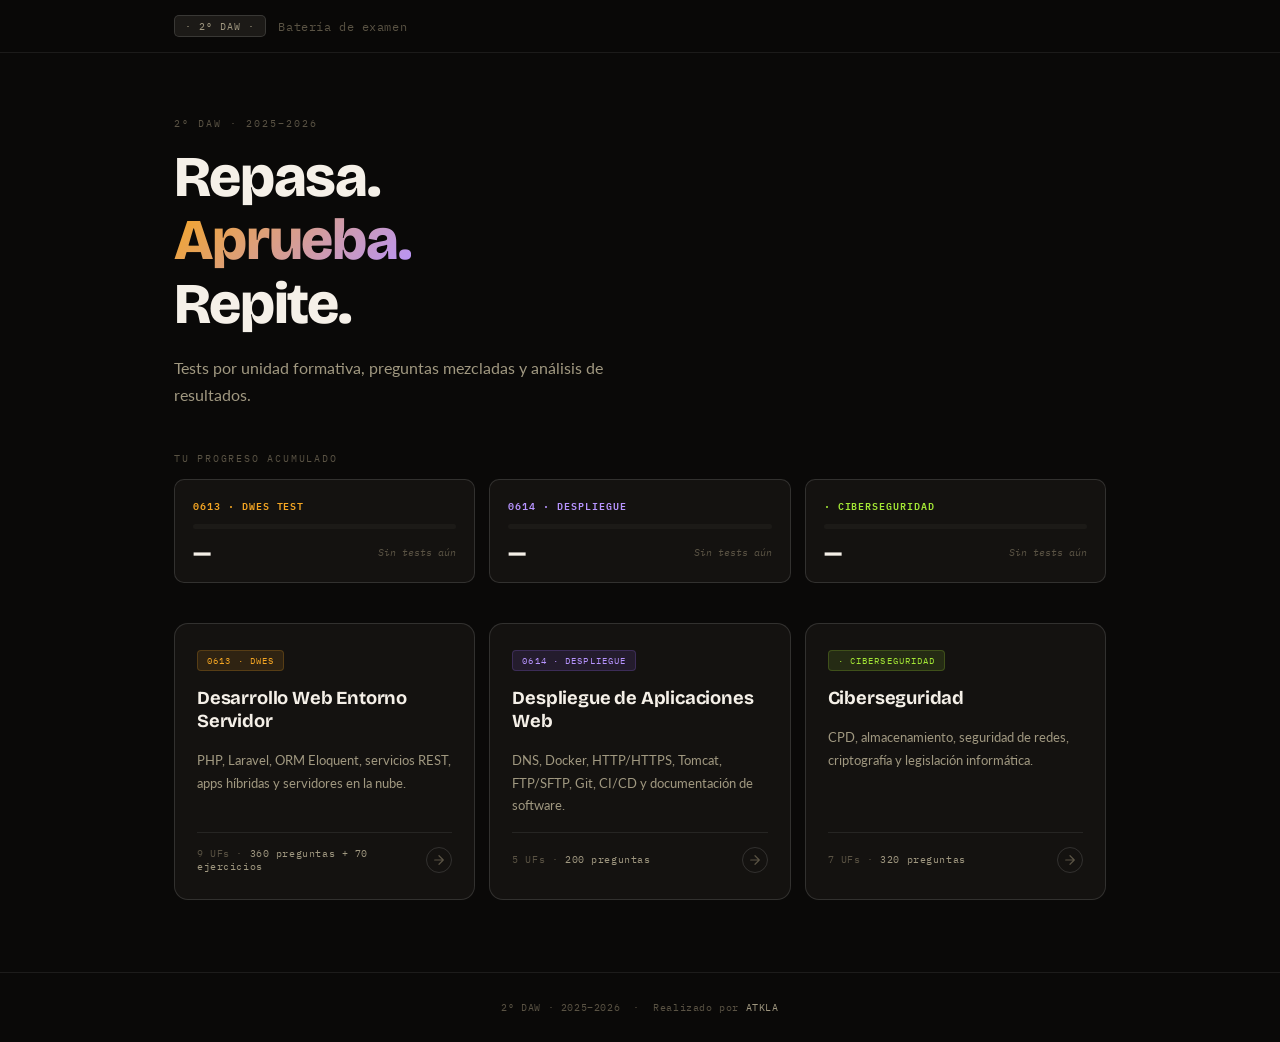
<file: index.html>
<!doctype html>
<html lang="es">

<head>
  <meta charset="UTF-8" />
  <meta name="viewport" content="width=device-width, initial-scale=1.0" />
  <title>Batería de Examen — 2º DAW</title>
  <link rel="preconnect" href="https://fonts.googleapis.com" />
  <link rel="preconnect" href="https://fonts.gstatic.com" crossorigin />
  <link
    href="https://fonts.googleapis.com/css2?family=Bricolage+Grotesque:opsz,wght@12..96,400;12..96,500;12..96,700;12..96,800&family=IBM+Plex+Mono:wght@400;500;600&family=Lato:wght@400;700&display=swap"
    rel="stylesheet" />
  <style>
    :root {
      --bg: #0a0908;
      --surface: #141210;
      --surface-2: #1c1a17;
      --border: rgba(255, 255, 255, 0.08);
      --border-2: rgba(255, 255, 255, 0.13);
      --text: #f5f0e8;
      --text-2: #a09880;
      --text-3: #5a5344;
      --amber: #f5a623;
      --amber-dim: rgba(245, 166, 35, 0.12);
      --violet: #b794ff;
      --violet-dim: rgba(155, 109, 255, 0.12);
      --lime: #a3e635;
      --lime-dim: rgba(163, 230, 53, 0.12);
      --radius: 14px;
      --font-d: "Bricolage Grotesque", sans-serif;
      --font-m: "IBM Plex Mono", monospace;
      --font-s: "Lato", sans-serif;
    }

    *,
    *::before,
    *::after {
      box-sizing: border-box;
      margin: 0;
      padding: 0;
    }

    body {
      background: var(--bg);
      color: var(--text);
      font-family: var(--font-s);
      min-height: 100vh;
      -webkit-font-smoothing: antialiased;
    }

    header {
      position: sticky;
      top: 0;
      z-index: 50;
      background: rgba(10, 9, 8, 0.92);
      backdrop-filter: blur(20px);
      border-bottom: 1px solid var(--border);
    }

    .header-inner {
      max-width: 980px;
      margin: 0 auto;
      padding: 0 24px;
      height: 52px;
      display: flex;
      align-items: center;
      gap: 12px;
    }

    .header-badge {
      font-family: var(--font-m);
      font-size: 0.65rem;
      letter-spacing: 0.1em;
      background: var(--surface-2);
      border: 1px solid var(--border-2);
      color: var(--text-2);
      padding: 3px 10px;
      border-radius: 5px;
    }

    .header-title {
      font-family: var(--font-m);
      font-size: 0.72rem;
      color: var(--text-3);
      letter-spacing: 0.05em;
    }

    .hero {
      max-width: 980px;
      margin: 0 auto;
      padding: 64px 24px 44px;
    }

    .hero-eyebrow {
      font-family: var(--font-m);
      font-size: 0.62rem;
      letter-spacing: 0.2em;
      text-transform: uppercase;
      color: var(--text-3);
      margin-bottom: 16px;
    }

    .hero-title {
      font-family: var(--font-d);
      font-size: clamp(2.4rem, 5.5vw, 3.6rem);
      font-weight: 800;
      line-height: 1.1;
      letter-spacing: -0.02em;
      color: var(--text);
      margin-bottom: 18px;
    }

    .hero-title em {
      font-style: normal;
      background: linear-gradient(135deg, #f5a623 0%, #b794ff 100%);
      -webkit-background-clip: text;
      -webkit-text-fill-color: transparent;
      background-clip: text;
    }

    .hero-desc {
      font-size: 1rem;
      line-height: 1.7;
      color: var(--text-2);
      max-width: 500px;
    }

    /* PROGRESS */
    .progress-section {
      max-width: 980px;
      margin: 0 auto;
      padding: 0 24px 40px;
    }

    .progress-section-title {
      font-family: var(--font-m);
      font-size: 0.62rem;
      letter-spacing: 0.18em;
      text-transform: uppercase;
      color: var(--text-3);
      margin-bottom: 14px;
    }

    .progress-cards {
      display: grid;
      grid-template-columns: repeat(3, 1fr);
      gap: 14px;
    }

    .progress-card {
      background: var(--surface);
      border: 1px solid var(--border-2);
      border-radius: 10px;
      padding: 16px 18px;
    }

    .progress-card-label {
      font-family: var(--font-m);
      font-size: 0.6rem;
      letter-spacing: 0.1em;
      text-transform: uppercase;
      margin-bottom: 10px;
      font-weight: 600;
    }

    .progress-card-label.amber {
      color: var(--amber);
    }

    .progress-card-label.violet {
      color: var(--violet);
    }

    .progress-card-label.lime {
      color: var(--lime);
    }

    .progress-bar-wrap {
      height: 5px;
      background: var(--surface-2);
      border-radius: 3px;
      overflow: hidden;
      margin-bottom: 10px;
    }

    .progress-bar-fill {
      height: 100%;
      border-radius: 3px;
      transition: width 0.8s cubic-bezier(0.4, 0, 0.2, 1);
      width: 0%;
    }

    .progress-bar-fill.amber {
      background: var(--amber);
    }

    .progress-bar-fill.violet {
      background: var(--violet);
    }

    .progress-bar-fill.lime {
      background: var(--lime);
    }

    .progress-stats {
      display: flex;
      justify-content: space-between;
      align-items: center;
    }

    .progress-pct {
      font-family: var(--font-d);
      font-size: 1.4rem;
      font-weight: 800;
      color: var(--text);
    }

    .progress-detail {
      font-family: var(--font-m);
      font-size: 0.58rem;
      color: var(--text-3);
      text-align: right;
      line-height: 1.6;
    }

    .progress-empty {
      font-family: var(--font-m);
      font-size: 0.65rem;
      color: var(--text-3);
      font-style: italic;
    }

    /* GRID */
    .grid {
      max-width: 980px;
      margin: 0 auto;
      padding: 0 24px 72px;
      display: grid;
      grid-template-columns: repeat(3, 1fr);
      gap: 14px;
    }

    .card {
      background: var(--surface);
      border: 1px solid var(--border-2);
      border-radius: var(--radius);
      padding: 26px 22px;
      display: flex;
      flex-direction: column;
      gap: 16px;
      text-decoration: none;
      color: inherit;
      transition: all 0.2s ease;
      position: relative;
      overflow: hidden;
    }

    .card::before {
      content: "";
      position: absolute;
      top: 0;
      left: 0;
      right: 0;
      height: 2px;
      opacity: 0;
      transition: opacity 0.2s;
    }

    .card:hover {
      background: var(--surface-2);
      transform: translateY(-2px);
    }

    .card:hover::before {
      opacity: 1;
    }

    .card-dwes::before {
      background: var(--amber);
    }

    .card-despliegue::before {
      background: var(--violet);
    }

    .card-ciber::before {
      background: var(--lime);
    }

    .card-dwes:hover {
      border-color: rgba(245, 166, 35, 0.25);
      box-shadow: 0 12px 40px rgba(245, 166, 35, 0.08);
    }

    .card-despliegue:hover {
      border-color: rgba(155, 109, 255, 0.25);
      box-shadow: 0 12px 40px rgba(155, 109, 255, 0.08);
    }

    .card-ciber:hover {
      border-color: rgba(163, 230, 53, 0.25);
      box-shadow: 0 12px 40px rgba(163, 230, 53, 0.08);
    }

    .card-code {
      font-family: var(--font-m);
      font-size: 0.58rem;
      letter-spacing: 0.12em;
      text-transform: uppercase;
      padding: 3px 9px;
      border-radius: 4px;
      width: fit-content;
      border: 1px solid;
    }

    .card-dwes .card-code {
      background: var(--amber-dim);
      color: var(--amber);
      border-color: rgba(245, 166, 35, 0.2);
    }

    .card-despliegue .card-code {
      background: var(--violet-dim);
      color: var(--violet);
      border-color: rgba(155, 109, 255, 0.2);
    }

    .card-ciber .card-code {
      background: var(--lime-dim);
      color: var(--lime);
      border-color: rgba(163, 230, 53, 0.2);
    }

    .card-title {
      font-family: var(--font-d);
      font-size: 1.15rem;
      font-weight: 700;
      letter-spacing: -0.01em;
      line-height: 1.25;
    }

    .card-desc {
      font-size: 0.84rem;
      line-height: 1.65;
      color: var(--text-2);
      flex: 1;
    }

    .card-meta {
      display: flex;
      align-items: center;
      justify-content: space-between;
      padding-top: 14px;
      border-top: 1px solid var(--border);
    }

    .card-stats {
      font-family: var(--font-m);
      font-size: 0.6rem;
      color: var(--text-3);
      letter-spacing: 0.06em;
    }

    .card-stats span {
      color: var(--text-2);
    }

    .card-arrow {
      width: 26px;
      height: 26px;
      border-radius: 50%;
      border: 1px solid var(--border-2);
      display: flex;
      align-items: center;
      justify-content: center;
      color: var(--text-3);
      transition: all 0.2s;
      flex-shrink: 0;
    }

    .card-dwes:hover .card-arrow {
      border-color: var(--amber);
      color: var(--amber);
      background: var(--amber-dim);
    }

    .card-despliegue:hover .card-arrow {
      border-color: var(--violet);
      color: var(--violet);
      background: var(--violet-dim);
    }

    .card-ciber:hover .card-arrow {
      border-color: var(--lime);
      color: var(--lime);
      background: var(--lime-dim);
    }

    .card-arrow svg {
      width: 12px;
      height: 12px;
    }

    footer {
      border-top: 1px solid var(--border);
      padding: 28px 24px;
      text-align: center;
    }

    footer p {
      font-family: var(--font-m);
      font-size: 0.62rem;
      color: var(--text-3);
      letter-spacing: 0.06em;
    }

    footer a {
      color: var(--text-2);
      text-decoration: none;
      transition: color 0.2s;
    }

    footer a:hover {
      color: var(--text);
    }

    @media (max-width: 768px) {
      .grid {
        grid-template-columns: 1fr;
      }

      .progress-cards {
      grid-template-columns: repeat(3, 1fr);
      }

      .hero {
        padding: 48px 18px 36px;
      }

      .progress-section {
        padding: 0 18px 32px;
      }
    }
  </style>
</head>

<body>
  <header>
    <div class="header-inner">
      <span class="header-badge">· 2º DAW · </span>
      <span class="header-title">Batería de examen</span>
    </div>
  </header>

  <div class="hero">
    <p class="hero-eyebrow">2º DAW · 2025–2026</p>
    <h1 class="hero-title">Repasa.<br /><em>Aprueba.</em><br />Repite.</h1>
    <p class="hero-desc">
      Tests por unidad formativa, preguntas mezcladas y análisis de
      resultados.
    </p>
  </div>

  <div class="progress-section">
    <p class="progress-section-title">Tu progreso acumulado</p>
    <div class="progress-cards">
      <!-- DWES Test -->
      <div class="progress-card">
        <div class="progress-card-label amber">0613 · DWES Test</div>
        <div class="progress-bar-wrap">
          <div class="progress-bar-fill amber" id="bar-dwes"></div>
        </div>
        <div class="progress-stats">
          <div class="progress-pct" id="pct-dwes">—</div>
          <div class="progress-detail" id="detail-dwes">
            <span class="progress-empty">Sin tests aún</span>
          </div>
        </div>
      </div>
      <!-- Despliegue -->
      <div class="progress-card">
        <div class="progress-card-label violet">0614 · Despliegue</div>
        <div class="progress-bar-wrap">
          <div class="progress-bar-fill violet" id="bar-despliegue"></div>
        </div>
        <div class="progress-stats">
          <div class="progress-pct" id="pct-despliegue">—</div>
          <div class="progress-detail" id="detail-despliegue">
            <span class="progress-empty">Sin tests aún</span>
          </div>
        </div>
      </div>
      <!-- Ciberseguridad -->
      <div class="progress-card">
        <div class="progress-card-label lime">· Ciberseguridad</div>
        <div class="progress-bar-wrap">
          <div class="progress-bar-fill lime" id="bar-ciber"></div>
        </div>
        <div class="progress-stats">
          <div class="progress-pct" id="pct-ciber">—</div>
          <div class="progress-detail" id="detail-ciber">
            <span class="progress-empty">Sin tests aún</span>
          </div>
        </div>
      </div>
    </div>
  </div>

  <div class="grid">
    <a class="card card-dwes" href="dwes/index.html">
      <div class="card-code">0613 · DWES</div>
      <div class="card-title">Desarrollo Web Entorno Servidor</div>
      <div class="card-desc">
        PHP, Laravel, ORM Eloquent, servicios REST, apps híbridas y servidores
        en la nube.
      </div>
      <div class="card-meta">
        <div class="card-stats">9 UFs · <span>360 preguntas + 70 ejercicios</span></div>
        <div class="card-arrow">
          <svg viewBox="0 0 14 14" fill="none">
            <path d="M2 7h10M7 2l5 5-5 5" stroke="currentColor" stroke-width="1.4" stroke-linecap="round"
              stroke-linejoin="round" />
          </svg>
        </div>
      </div>
    </a>
    <a class="card card-despliegue" href="despliegue/index.html">
      <div class="card-code">0614 · Despliegue</div>
      <div class="card-title">Despliegue de Aplicaciones Web</div>
      <div class="card-desc">
        DNS, Docker, HTTP/HTTPS, Tomcat, FTP/SFTP, Git, CI/CD y documentación
        de software.
      </div>
      <div class="card-meta">
        <div class="card-stats">5 UFs · <span>200 preguntas</span></div>
        <div class="card-arrow">
          <svg viewBox="0 0 14 14" fill="none">
            <path d="M2 7h10M7 2l5 5-5 5" stroke="currentColor" stroke-width="1.4" stroke-linecap="round"
              stroke-linejoin="round" />
          </svg>
        </div>
      </div>
    </a>
    <a class="card card-ciber" href="ciberseguridad/index.html">
      <div class="card-code">· Ciberseguridad</div>
      <div class="card-title">Ciberseguridad</div>
      <div class="card-desc">
        CPD, almacenamiento, seguridad de redes, criptografía y legislación
        informática.
      </div>
      <div class="card-meta">
        <div class="card-stats">7 UFs · <span>320 preguntas</span></div>
        <div class="card-arrow">
          <svg viewBox="0 0 14 14" fill="none">
            <path d="M2 7h10M7 2l5 5-5 5" stroke="currentColor" stroke-width="1.4" stroke-linecap="round"
              stroke-linejoin="round" />
          </svg>
        </div>
      </div>
    </a>
  </div>

  <footer>
    <p>
      2º DAW · 2025–2026 &nbsp;·&nbsp; Realizado por
      <a href="https://github.com/ATKLA" target="_blank" rel="noopener">ATKLA</a>
    </p>
  </footer>

  <script>
    function loadProgress() {
      const asignaturas = [
        { key: "dwes", id: "dwes", label: "test" },
        { key: "despliegue", id: "despliegue", label: "test" },
        { key: "ciber", id: "ciber", label: "test" },
      ];
      asignaturas.forEach(function (a) {
        var raw = localStorage.getItem("quiz_stats_" + a.key);
        if (!raw) return;
        try {
          var stats = JSON.parse(raw);
          var ok = stats.ok,
            total = stats.total,
            tests = stats.tests;
          if (!total || total === 0) return;
          var pct = Math.round((ok / total) * 100);
          document.getElementById("bar-" + a.id).style.width = pct + "%";
          document.getElementById("pct-" + a.id).textContent = pct + "%";
          document.getElementById("detail-" + a.id).innerHTML =
            ok +
            "/" +
            total +
            " correctas<br>" +
            tests +
            " " + a.label +
            (tests !== 1 ? "s" : "") +
            " realizad" +
            (tests !== 1 ? "os" : "o");
        } catch (e) { }
      });
    }
    loadProgress();
  </script>
</body>

</html>
</file>
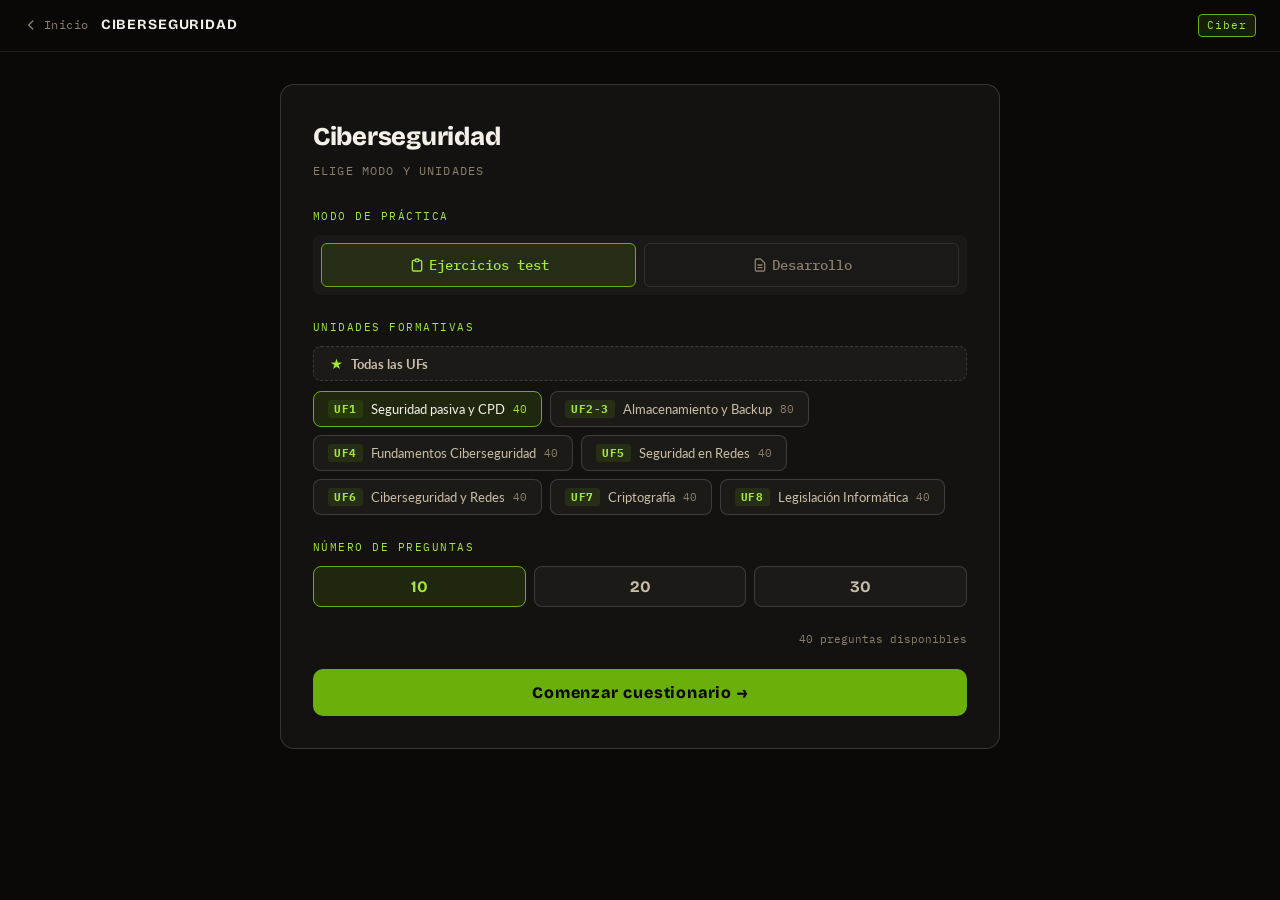
<file: ciberseguridad/index.html>
<!DOCTYPE html>
<html lang="es">

<head>
  <meta charset="UTF-8" />
  <meta name="viewport" content="width=device-width, initial-scale=1.0" />
  <title>Ciberseguridad — Repaso</title>
  <link rel="preconnect" href="https://fonts.googleapis.com" />
  <link rel="preconnect" href="https://fonts.gstatic.com" crossorigin />
  <link
    href="https://fonts.googleapis.com/css2?family=Bricolage+Grotesque:opsz,wght@12..96,400;12..96,500;12..96,700;12..96,800&family=IBM+Plex+Mono:wght@400;500;600&family=Lato:wght@400;700&display=swap"
    rel="stylesheet" />
  <link rel="stylesheet" href="../quiz_shared.css" />
  <style>
    :root {
      --accent: #6BAF0A;
      --accent-bright: #A3E635;
      --accent-bg: rgba(107, 175, 10, 0.13);
      --accent-start-text: #0A0908;
    }

    /* Selector de modos */
    .mode-selector {
      display: flex;
      gap: 0.5rem;
      margin-bottom: 1.5rem;
      padding: 0.5rem;
      background: rgba(255, 255, 255, 0.03);
      border-radius: 0.5rem;
    }

    .btn-mode {
      flex: 1;
      padding: 0.75rem;
      background: transparent;
      border: 1px solid rgba(255, 255, 255, 0.1);
      border-radius: 0.375rem;
      color: var(--muted);
      font-family: var(--font-m);
      font-size: 0.875rem;
      font-weight: 500;
      cursor: pointer;
      transition: all 0.2s;
      display: flex;
      align-items: center;
      justify-content: center;
      gap: 0.25rem;
    }

    .btn-mode:hover {
      background: rgba(255, 255, 255, 0.05);
      color: var(--text);
    }

    .btn-mode.active {
      background: var(--accent-bg);
      border-color: var(--accent);
      color: var(--accent-bright);
    }

    /* Estilos para panel Desarrollo */
    .desarrollo-container {
      max-width: 900px;
      margin: 0 auto;
      padding: 2rem 0;
    }

    .desarrollo-title {
      font-family: var(--font-d);
      font-size: 2rem;
      font-weight: 800;
      margin-bottom: 0.5rem;
      color: var(--text);
    }

    .desarrollo-intro {
      font-size: 1rem;
      color: var(--muted);
      line-height: 1.65;
      margin-bottom: 2.5rem;
    }

    .question-block {
      background: var(--surface);
      border-left: 4px solid var(--accent);
      border-radius: 0.5rem;
      padding: 1.5rem;
      margin-bottom: 2rem;
    }

    .question-block-title {
      color: var(--accent-bright);
      font-size: 1.3rem;
      margin-bottom: 1.25rem;
      font-weight: 600;
      font-family: var(--font-d);
    }

    .qa-item {
      margin-bottom: 1.75rem;
      padding-bottom: 1.75rem;
      border-bottom: 1px solid rgba(255, 255, 255, 0.08);
    }

    .qa-item:last-child {
      border-bottom: none;
      padding-bottom: 0;
    }

    .question {
      color: var(--text);
      font-size: 1.1rem;
      margin-bottom: 0.75rem;
      font-weight: 600;
      font-family: var(--font-s);
    }

    .answer {
      color: var(--text-2);
      line-height: 1.7;
      font-size: 0.95rem;
    }

    .answer p {
      margin-bottom: 0.75rem;
    }

    .answer ul,
    .answer ol {
      margin-left: 1.25rem;
      margin-bottom: 0.75rem;
    }

    .answer li {
      margin-bottom: 0.375rem;
    }

    .code-example {
      background: rgba(0, 0, 0, 0.4);
      border: 1px solid rgba(255, 255, 255, 0.1);
      border-radius: 0.375rem;
      padding: 0.75rem 1rem;
      margin: 0.75rem 0;
      font-family: var(--font-m);
    }

    .code-example code {
      color: var(--accent-bright);
      font-size: 0.9rem;
    }

    .highlight {
      background: var(--accent-bg);
      border-left: 3px solid var(--accent);
      padding: 0.75rem;
      margin: 0.75rem 0;
      border-radius: 0.25rem;
      font-weight: 500;
    }

    .note {
      background: rgba(59, 130, 246, 0.1);
      border-left: 3px solid #3b82f6;
      padding: 0.75rem;
      margin: 0.75rem 0;
      border-radius: 0.25rem;
      font-style: italic;
    }

    .warning {
      background: rgba(239, 68, 68, 0.1);
      border-left: 3px solid #ef4444;
      padding: 0.75rem;
      margin: 0.75rem 0;
      border-radius: 0.25rem;
      font-weight: 500;
    }

    .comparison-table {
      width: 100%;
      border-collapse: collapse;
      margin: 1rem 0;
      font-size: 0.9rem;
    }

    .comparison-table th,
    .comparison-table td {
      padding: 0.75rem;
      text-align: left;
      border-bottom: 1px solid rgba(255, 255, 255, 0.1);
    }

    .comparison-table th {
      background: var(--accent-bg);
      color: var(--accent-bright);
      font-weight: 600;
      font-family: var(--font-m);
      font-size: 0.8rem;
    }

    .checklist {
      list-style: none;
      margin-left: 0 !important;
    }

    .checklist li {
      padding: 0.5rem 0;
      font-weight: 500;
    }
  </style>
</head>

<body>
  <header class="header">
    <a href="../index.html" class="btn-back">
      <svg width="14" height="14" fill="none" viewBox="0 0 24 24" stroke="currentColor" stroke-width="2.5">
        <path stroke-linecap="round" stroke-linejoin="round" d="M15 19l-7-7 7-7" />
      </svg>
      Inicio
    </a>
    <span class="header-title">CIBERSEGURIDAD</span>
    <span class="header-tag">Ciber</span>
  </header>
  <main class="main">
    <div id="panel-config">
      <div class="config-card">
        <h1 class="config-title">Ciberseguridad</h1>
        <p class="config-sub">ELIGE MODO Y UNIDADES</p>

        <!-- SELECTOR DE MODO (Temario vs Test) -->
        <p class="section-label">Modo de práctica</p>
        <div class="mode-selector">
          <button class="btn-mode active" data-mode="test">
            <svg width="16" height="16" fill="none" viewBox="0 0 24 24" stroke="currentColor" stroke-width="2">
              <path
                d="M9 5H7a2 2 0 00-2 2v12a2 2 0 002 2h10a2 2 0 002-2V7a2 2 0 00-2-2h-2M9 5a2 2 0 002 2h2a2 2 0 002-2M9 5a2 2 0 012-2h2a2 2 0 012 2" />
            </svg>
            Ejercicios test
          </button>
          <button class="btn-mode" data-mode="desarrollo">
            <svg width="16" height="16" fill="none" viewBox="0 0 24 24" stroke="currentColor" stroke-width="2">
              <path stroke-linecap="round" stroke-linejoin="round"
                d="M9 12h6m-6 4h6m2 5H7a2 2 0 01-2-2V5a2 2 0 012-2h5.586a1 1 0 01.707.293l5.414 5.414a1 1 0 01.293.707V19a2 2 0 01-2 2z" />
            </svg>
            Desarrollo
          </button>
        </div>
        <!-- SELECTOR DE UFs (solo visible en modo test) -->
        <div id="uf-section">
          <p class="section-label">Unidades formativas</p>
          <button class="btn-todo" id="btn-todo">
            <span class="todo-icon">★</span> Todas las UFs
          </button>
          <div class="uf-grid">
            <button class="btn-uf" data-uf="UF1"><span class="tag">UF1</span>Seguridad pasiva y CPD<span
                class="uf-count" id="count-UF1"></span></button>
            <button class="btn-uf" data-uf="UF2-UF3"><span class="tag">UF2-3</span>Almacenamiento y Backup<span
                class="uf-count" id="count-UF2-UF3"></span></button>
            <button class="btn-uf" data-uf="UF4"><span class="tag">UF4</span>Fundamentos Ciberseguridad<span
                class="uf-count" id="count-UF4"></span></button>
            <button class="btn-uf" data-uf="UF5"><span class="tag">UF5</span>Seguridad en Redes<span class="uf-count"
                id="count-UF5"></span></button>
            <button class="btn-uf" data-uf="UF6"><span class="tag">UF6</span>Ciberseguridad y Redes<span
                class="uf-count" id="count-UF6"></span></button>
            <button class="btn-uf" data-uf="UF7"><span class="tag">UF7</span>Criptografía<span class="uf-count"
                id="count-UF7"></span></button>
            <button class="btn-uf" data-uf="UF8"><span class="tag">UF8</span>Legislación Informática<span
                class="uf-count" id="count-UF8"></span></button>
          </div>
        </div>

        <div id="quiz-controls">
          <p class="section-label">Número de preguntas</p>
          <div class="cantidad-grid">
            <button class="btn-cantidad" data-n="10">10</button>
            <button class="btn-cantidad" data-n="20">20</button>
            <button class="btn-cantidad" data-n="30">30</button>
          </div>
          <div
            style="font-family:var(--font-m);font-size:0.7rem;color:var(--muted);margin-bottom:1.25rem;text-align:right"
            id="pool-info"></div>
          <button class="btn-start" id="btn-start">Comenzar cuestionario →</button>
        </div>
      </div>
    </div>
    <!-- PANEL DESARROLLO -->
    <div id="panel-desarrollo" style="display: none;">
      <div style="display: flex; justify-content: space-between; align-items: center; margin-bottom: 1.5rem;">
        <h2 class="desarrollo-title" style="margin: 0;">Desarrollo - Preguntas y Respuestas</h2>
        <button onclick="volverDesdeDesarrollo()" style="background: transparent; border: 1px solid rgba(255,255,255,0.2); color: var(--muted); padding: 0.5rem 1rem; border-radius: 0.375rem; cursor: pointer; font-family: var(--font-m); font-size: 0.875rem; transition: all 0.2s;" onmouseover="this.style.borderColor='rgba(255,255,255,0.4)'; this.style.color='var(--text-2)';" onmouseout="this.style.borderColor='rgba(255,255,255,0.2)'; this.style.color='var(--muted)';">
          ← Volver
        </button>
      </div>
      <div class="desarrollo-container">
        <p class="desarrollo-intro">Explicaciones detalladas de los conceptos clave vistos en clase sobre seguridad
        <p class="desarrollo-intro">Explicaciones detalladas de los conceptos clave vistos en clase sobre seguridad
          informática, copias de seguridad, cifrado, análisis de red y protección de datos.</p>

        <!-- BLOQUE 1: COPIAS DE SEGURIDAD -->
        <div class="question-block">
          <h3 class="question-block-title">Copias de Seguridad y Estrategias</h3>

          <div class="qa-item">
            <h4 class="question">¿Qué es la rotación GFS y por qué hacer el 3-2-1?</h4>
            <div class="answer">
              <p>La <strong>rotación GFS (Grandfather-Father-Son)</strong> es una estrategia de planificación de backups
                en tres niveles:</p>
              <ul>
                <li><strong>Hijo (Son):</strong> Copias diarias incrementales para recuperar lo más reciente rápidamente
                </li>
                <li><strong>Padre (Father):</strong> Copias semanales completas o diferenciales como punto intermedio
                </li>
                <li><strong>Abuelo (Grandfather):</strong> Copias mensuales completas para conservación a largo plazo
                </li>
              </ul>
              <p>Se combina con la <strong>regla 3-2-1</strong> porque esta garantiza que aunque falle un soporte, una
                ubicación o un tipo de medio, siempre tengas otra copia disponible:</p>
              <ul>
                <li><strong>3</strong> copias de los datos</li>
                <li><strong>2</strong> tipos de medios diferentes</li>
                <li><strong>1</strong> copia offsite (fuera de la ubicación principal)</li>
              </ul>
              <p class="highlight">No es redundancia por capricho: es la mínima garantía ante ransomware, fallo de disco
                o desastre físico.</p>
            </div>
          </div>

          <div class="qa-item">
            <h4 class="question">Explica rsync y qué hace</h4>
            <div class="answer">
              <p><strong>rsync</strong> es una herramienta de Linux que sincroniza archivos y directorios de forma
                incremental, es decir, solo copia lo que ha cambiado desde la última vez.</p>
              <div class="code-example">
                <code>sudo rsync -av --delete $HOME/prueba /mnt/backup/</code>
              </div>
              <p><strong>Opciones principales:</strong></p>
              <ul>
                <li><code>-a</code> (archive): Mantiene permisos, fechas y estructura</li>
                <li><code>-v</code> (verbose): Muestra lo que hace en tiempo real</li>
                <li><code>--delete</code>: Elimina del destino los archivos que ya no existen en el origen</li>
              </ul>
              <p class="note">Si borras un fichero en origen y vuelves a lanzar rsync, ese fichero desaparece también
                del backup, convirtiéndolo en un espejo actualizado.</p>
              <p><strong>Uso en WSL:</strong> En Windows con WSL (Windows Subsystem for Linux) podemos usar rsync para
                hacer copias de seguridad desde la consola de Linux sin necesidad de instalar aplicaciones adicionales.
              </p>
            </div>
          </div>
        </div>

        <!-- BLOQUE 2: CIFRADO Y PROTECCIÓN -->
        <div class="question-block">
          <h3 class="question-block-title">Cifrado y Protección de Datos</h3>

          <div class="qa-item">
            <h4 class="question">¿Qué utilizarías para proteger una unidad externa? ¿Qué ofrece BitLocker?</h4>
            <div class="answer">
              <p>Para una unidad externa usaría <strong>BitLocker</strong> (en Windows) o <strong>VeraCrypt</strong>
                (multiplataforma).</p>
              <p><strong>BitLocker</strong> cifra toda la unidad con AES, de forma que si alguien roba o encuentra el
                dispositivo, no puede acceder a los datos sin la contraseña o la clave de recuperación.</p>
              <p><strong>Requisitos:</strong></p>
              <ul>
                <li>Sistema de ficheros NTFS</li>
                <li>Windows Pro, Enterprise o Education (no disponible en Home)</li>
              </ul>
              <p><strong>Lo que ofrece:</strong> Confidencialidad total del contenido en reposo. Aunque conecten la
                unidad a otro equipo, ven solo datos cifrados ilegibles.</p>
              <p class="highlight">Proceso visto en clase: Partición de disco y cifrado con BitLocker para proteger
                información sensible en unidades externas.</p>
            </div>
          </div>

          <div class="qa-item">
            <h4 class="question">¿Qué es el cifrado Playfair y cómo funciona?</h4>
            <div class="answer">
              <p><strong>Playfair</strong> es un cifrado de sustitución polialfabético que trabaja con pares de letras
                (digramas) en lugar de letras individuales.</p>
              <p><strong>Proceso de cifrado:</strong></p>
              <ol>
                <li>Se crea una matriz 5x5 con una palabra clave y el resto del alfabeto (I/J comparten casilla)</li>
                <li>El mensaje se divide en pares de letras</li>
                <li>Se aplican reglas según la posición de cada par en la matriz:
                  <ul>
                    <li>Misma fila → desplazar a la derecha</li>
                    <li>Misma columna → desplazar hacia abajo</li>
                    <li>Forman rectángulo → intercambiar por las esquinas opuestas</li>
                  </ul>
                </li>
              </ol>
              <p class="note">Es más seguro que el cifrado César porque trabaja con pares de letras, dificultando el
                análisis de frecuencias.</p>
            </div>
          </div>
        </div>

        <!-- BLOQUE 3: INTEGRIDAD Y HASH -->
        <div class="question-block">
          <h3 class="question-block-title">Integridad de Archivos</h3>

          <div class="qa-item">
            <h4 class="question">¿En qué casos se utiliza el hash?</h4>
            <div class="answer">
              <p>El hash se usa siempre que necesitas <strong>verificar que un archivo no ha sido modificado</strong>,
                sin necesidad de leerlo entero.</p>
              <p><strong>Casos concretos:</strong></p>
              <ul>
                <li><strong>Comprobar integridad de descargas:</strong> El proveedor publica el hash SHA-256 del archivo
                  y tú lo compruebas con <code>Get-FileHash</code></li>
                <li><strong>Auditoría forense:</strong> Registrar el hash de una evidencia para demostrar que no fue
                  alterada</li>
                <li><strong>Verificar ejecutables legítimos:</strong> Comparar el hash del archivo descargado con el
                  oficial</li>
                <li><strong>Detectar cambios en ficheros de sistema:</strong> Sistemas de detección de intrusos (IDS)
                </li>
              </ul>
              <div class="code-example">
                <code>Get-FileHash archivo.exe -Algorithm SHA256</code>
              </div>
              <p class="highlight">Si recibes un archivo con código hash X y el oficial tiene código Y, cuidado: ha sido
                modificado.</p>
            </div>
          </div>

          <div class="qa-item">
            <h4 class="question">¿Podemos entender el hash como cifrado?</h4>
            <div class="answer">
              <p><strong>No.</strong> Son cosas completamente distintas:</p>
              <table class="comparison-table">
                <thead>
                  <tr>
                    <th>Aspecto</th>
                    <th>Cifrado</th>
                    <th>Hash</th>
                  </tr>
                </thead>
                <tbody>
                  <tr>
                    <td>Reversibilidad</td>
                    <td>✓ Reversible con la clave</td>
                    <td>✗ Unidireccional (irreversible)</td>
                  </tr>
                  <tr>
                    <td>Propósito</td>
                    <td>Proteger contenido (confidencialidad)</td>
                    <td>Certificar integridad</td>
                  </tr>
                  <tr>
                    <td>Salida</td>
                    <td>Variable según entrada</td>
                    <td>Longitud fija</td>
                  </tr>
                  <tr>
                    <td>Analogía</td>
                    <td>Guardar un secreto en una caja fuerte</td>
                    <td>Tomar una huella dactilar</td>
                  </tr>
                </tbody>
              </table>
              <p class="highlight">A partir del hash nunca puedes obtener el archivo original. El hash no protege el
                contenido, solo certifica su integridad.</p>
            </div>
          </div>
        </div>

        <!-- BLOQUE 4: ANÁLISIS DE RED -->
        <div class="question-block">
          <h3 class="question-block-title">Análisis y Monitorización de Red</h3>

          <div class="qa-item">
            <h4 class="question">Sniffer: resultado de un Wireshark</h4>
            <div class="answer">
              <p>Un <strong>sniffer</strong> captura todos los paquetes que circulan por la red. En
                <strong>Wireshark</strong> ves en tiempo real:
              </p>
              <ul>
                <li>Protocolo usado (HTTP, HTTPS, DNS, TCP, UDP...)</li>
                <li>IP origen y destino</li>
                <li>Puerto origen y destino</li>
                <li>Contenido del paquete (si no está cifrado)</li>
              </ul>
              <p><strong>Usos legítimos:</strong></p>
              <ul>
                <li>Diagnosticar problemas de red</li>
                <li>Analizar rendimiento</li>
                <li>Detectar intrusiones</li>
                <li>Validar configuraciones de seguridad</li>
              </ul>
              <p class="warning">También es la herramienta que usaría un atacante en una red WiFi abierta para capturar
                credenciales.</p>
              <p><strong>Contramedida:</strong> El cifrado. Si el tráfico va por HTTPS o VPN, Wireshark lo ve pero no
                puede leerlo.</p>
            </div>
          </div>

          <div class="qa-item">
            <h4 class="question">¿Qué protocolo de seguridad debe tener mi red WiFi en casa?</h4>
            <div class="answer">
              <p>El protocolo recomendado es <strong>WPA3</strong> (Wi-Fi Protected Access 3), el estándar más moderno y
                seguro.</p>
              <p><strong>Evolución de protocolos:</strong></p>
              <ul>
                <li><strong>WEP:</strong> Obsoleto, inseguro, rompible en minutos</li>
                <li><strong>WPA:</strong> Mejorado pero con vulnerabilidades conocidas</li>
                <li><strong>WPA2:</strong> Estándar actual, seguro con configuración adecuada</li>
                <li><strong>WPA3:</strong> Más seguro, protege contra ataques de fuerza bruta, cifrado individualizado
                </li>
              </ul>
              <p class="note">Problema común: Es posible que tu proveedor de internet no ofrezca WPA3 por defecto. En
                ese caso, debes contactar con tu ISP para solicitarlo o actualizar el firmware del router.</p>
              <p><strong>Mínimo aceptable:</strong> WPA2 con contraseña fuerte (12+ caracteres, mezcla de mayúsculas,
                minúsculas, números y símbolos).</p>
            </div>
          </div>
        </div>

        <!-- BLOQUE 5: FIREWALL Y REGLAS -->
        <div class="question-block">
          <h3 class="question-block-title">Firewall y Control de Acceso</h3>

          <div class="qa-item">
            <h4 class="question">¿Por qué esta conexión se produce y esta otra no? Reglas de entrada del firewall</h4>
            <div class="answer">
              <p>El firewall aplica las reglas <strong>en orden</strong> y actúa según la primera que coincide.</p>
              <p><strong>Una conexión se permite si existe una regla de entrada que coincide con:</strong></p>
              <ul>
                <li>Protocolo (TCP/UDP)</li>
                <li>Puerto de destino</li>
                <li>IP origen</li>
                <li>Perfil de red activo (público, privado, dominio)</li>
              </ul>
              <p class="highlight">Si no hay ninguna regla que la permita, la política por defecto es
                <strong>denegar</strong>.
              </p>
              <p>Por eso ves conexiones que pasan y otras que se bloquean: unas tienen regla explícita de permiso y
                otras no.</p>
            </div>
          </div>

          <div class="qa-item">
            <h4 class="question">¿Qué harías para que se permitiera una conexión?</h4>
            <div class="answer">
              <p><strong>En Windows Defender Firewall:</strong></p>
              <ol>
                <li>Ir a <strong>Firewall de Windows Defender con seguridad avanzada</strong></li>
                <li>Seleccionar <strong>Reglas de entrada</strong></li>
                <li>Hacer clic en <strong>Nueva regla...</strong></li>
                <li>Seleccionar el tipo (programa, puerto o personalizada)</li>
                <li>Definir protocolo y puerto (ej. TCP 8080)</li>
                <li>Elegir <strong>"Permitir la conexión"</strong></li>
                <li>Aplicar al perfil correspondiente (privado, dominio o público)</li>
              </ol>
              <p><strong>En Linux con nftables:</strong></p>
              <div class="code-example">
                <code>nft add rule inet filter input tcp dport 8080 accept</code>
              </div>
              <p class="note">Revisa regularmente las reglas activas del firewall para asegurarte de que no hay puertos
                innecesarios abiertos.</p>
            </div>
          </div>
        </div>

        <!-- BLOQUE 6: PROXIES Y SEGURIDAD -->
        <div class="question-block">
          <h3 class="question-block-title">Proxies y Privacidad</h3>

          <div class="qa-item">
            <h4 class="question">Proxies: ¿para qué sirven?</h4>
            <div class="answer">
              <p>Un <strong>proxy</strong> es un intermediario entre el cliente y el servidor.</p>
              <p><strong>Usos principales:</strong></p>
              <ul>
                <li><strong>Filtrar contenido:</strong> Bloquear webs no permitidas en una empresa o centro educativo
                </li>
                <li><strong>Cachear respuestas:</strong> Guardar contenido frecuente para ahorrar ancho de banda</li>
                <li><strong>Registrar actividad:</strong> Monitorizar qué sitios visitan los usuarios</li>
                <li><strong>Ocultar IP real:</strong> Proporcionar anonimato al cliente</li>
              </ul>
              <p><strong>Proxy inverso (Reverse Proxy):</strong></p>
              <ul>
                <li>Protege los servidores internos</li>
                <li>Balancea la carga entre varios servidores</li>
                <li>Oculta la arquitectura interna de la organización al exterior</li>
              </ul>
              <p class="note"><strong>Squid</strong> es el proxy más usado en entornos corporativos.</p>
            </div>
          </div>
        </div>

        <!-- BLOQUE 7: SEGURIDAD PREVENTIVA -->
        <div class="question-block">
          <h3 class="question-block-title">Seguridad Preventiva</h3>

          <div class="qa-item">
            <h4 class="question">¿Cómo saber si mi email ha sido comprometido?</h4>
            <div class="answer">
              <p>Puedes verificar si tu dirección de correo ha aparecido en alguna filtración de datos usando servicios
                especializados.</p>
              <p><strong>Herramientas recomendadas:</strong></p>
              <ul>
                <li><strong>Have I Been Pwned</strong> (haveibeenpwned.com): Base de datos de brechas de seguridad</li>
                <li><strong>INCIBE</strong> (incibe.es): Instituto Nacional de Ciberseguridad, ofrece información sobre
                  riesgos y amenazas</li>
              </ul>
              <p><strong>Si tu email ha sido comprometido:</strong></p>
              <ol>
                <li>Cambia inmediatamente la contraseña</li>
                <li>Activa la autenticación en dos factores (2FA)</li>
                <li>Revisa la actividad reciente de la cuenta</li>
                <li>Cambia contraseñas de otros servicios si usabas la misma</li>
              </ol>
              <p class="warning">Nunca reutilices contraseñas entre servicios diferentes.</p>
            </div>
          </div>

          <div class="qa-item">
            <h4 class="question">¿Qué es INCIBE y qué recursos ofrece?</h4>
            <div class="answer">
              <p><strong>INCIBE</strong> (Instituto Nacional de Ciberseguridad) es el organismo español de referencia
                para la ciberseguridad.</p>
              <p><strong>Recursos principales:</strong></p>
              <ul>
                <li><strong>Avisos de seguridad:</strong> Alertas sobre vulnerabilidades y amenazas actuales</li>
                <li><strong>Herramientas gratuitas:</strong> Para análisis de malware, verificación de URLs sospechosas
                </li>
                <li><strong>Formación:</strong> Cursos y guías de buenas prácticas</li>
                <li><strong>Línea de ayuda:</strong> Atención a incidentes de ciberseguridad</li>
                <li><strong>OSI (Oficina de Seguridad del Internauta):</strong> Consejos para usuarios y empresas</li>
              </ul>
              <p class="highlight">Es recomendable consultar INCIBE periódicamente para estar al día de las amenazas
                emergentes.</p>
            </div>
          </div>
        </div>

        <!-- BLOQUE 8: BUENAS PRÁCTICAS -->
        <div class="question-block">
          <h3 class="question-block-title">Buenas Prácticas de Seguridad</h3>

          <div class="qa-item">
            <h4 class="question">Checklist de seguridad básica</h4>
            <div class="answer">
              <ul class="checklist">
                <li>✓ Mantener el sistema operativo y aplicaciones actualizadas</li>
                <li>✓ Usar antivirus/antimalware actualizado</li>
                <li>✓ Configurar firewall correctamente</li>
                <li>✓ Usar contraseñas fuertes y únicas para cada servicio</li>
                <li>✓ Activar autenticación en dos factores (2FA) siempre que sea posible</li>
                <li>✓ Realizar copias de seguridad regularmente (regla 3-2-1)</li>
                <li>✓ Cifrar datos sensibles (BitLocker, VeraCrypt)</li>
                <li>✓ Usar protocolos seguros (HTTPS, WPA3, VPN)</li>
                <li>✓ No abrir adjuntos ni enlaces de remitentes desconocidos</li>
                <li>✓ Verificar hash de archivos descargados cuando sea posible</li>
                <li>✓ Revisar permisos de aplicaciones instaladas</li>
                <li>✓ Cerrar sesiones en equipos compartidos</li>
              </ul>
            </div>
          </div>
        </div>

      </div>
    </div>
    <div id="panel-quiz">
      <div class="quiz-meta">
        <span class="quiz-counter" id="quiz-counter">Pregunta 1 de 10</span>
        <span class="quiz-live-score"><span class="lsc-ok" id="lsc-ok">✓ 0</span><span class="lsc-ko" id="lsc-ko">✗
            0</span></span>
      </div>
      <div class="progress-bar">
        <div class="progress-fill" id="progress-fill" style="width:0%"></div>
      </div>
      <div class="q-card">
        <div class="q-card-header"><span class="q-uf-pill" id="q-uf-pill">UF1</span><span class="q-num"
            id="q-num">1/10</span></div>
        <div class="q-body">
          <p class="q-text" id="q-text"></p>
        </div>
        <div class="options" id="options"></div>
        <div class="explanation" id="explanation"></div>
      </div>
      <div class="quiz-nav"><button class="btn-nav" id="btn-siguiente">Siguiente →</button></div>
    </div>
    <div id="panel-results">
      <div class="results-card">
        <p class="res-eyebrow">RESULTADO FINAL</p>
        <div class="res-pct" id="res-pct">0%</div>
        <div class="nota-final"><span class="nota-num" id="nota-num">0.0</span><span id="nota-label"
            style="font-family:var(--font-m);font-size:0.8rem;color:var(--muted)"></span></div>
        <div class="res-badge" id="res-badge">—</div>
        <div class="res-stats">
          <div class="stat">
            <div class="stat-n" id="res-ok" style="color:var(--accent-bright)">0</div>
            <div class="stat-l">Correctas</div>
          </div>
          <div class="stat">
            <div class="stat-n" id="res-ko" style="color:var(--ko-text)">0</div>
            <div class="stat-l">Incorrectas</div>
          </div>
          <div class="stat">
            <div class="stat-n" id="res-sinresp" style="color:var(--muted)">0</div>
            <div class="stat-l">Sin resp.</div>
          </div>
        </div>
        <div class="recomendaciones">
          <div class="rec-title">
            <svg width="14" height="14" fill="none" viewBox="0 0 24 24" stroke="currentColor" stroke-width="2">
              <path stroke-linecap="round" stroke-linejoin="round"
                d="M9.663 17h4.673M12 3v1m6.364 1.636l-.707.707M21 12h-1M4 12H3m3.343-5.657l-.707-.707m2.828 9.9a5 5 0 117.072 0l-.548.547A3.374 3.374 0 0014 18.469V19a2 2 0 11-4 0v-.531c0-.895-.356-1.754-.988-2.386l-.548-.547z" />
            </svg>
            Análisis y recomendaciones
          </div>
          <div class="rec-items" id="rec-items"></div>
        </div>
        <div class="res-actions">
          <button class="btn-res primary" id="btn-repetir">↺ Repetir mismo test</button>
          <button class="btn-res" id="btn-nuevo">⟳ Nuevo cuestionario</button>
          <button class="btn-res ghost" id="btn-volver">← Volver al inicio</button>
        </div>
      </div>
    </div>
  </main>
  <script src="ciberseguridad_preguntas.js"></script>
  <script>
    document.addEventListener('DOMContentLoaded', () => {
      // Contar preguntas de test por UF
      Object.keys(BANCO).forEach(uf => {
        const el = document.getElementById('count-' + uf);
        if (el) el.textContent = BANCO[uf].length;
      });
      // UF2-UF3 es la suma de ambas
      const uf2_3 = document.getElementById('count-UF2-UF3');
      if (uf2_3) uf2_3.textContent = BANCO.UF2.length + BANCO.UF3.length;
      const btnsModo = document.querySelectorAll('.btn-mode');
      const ufSection = document.getElementById('uf-section');
      const temarioSection = document.getElementById('temario-section');
      const quizControls = document.getElementById('quiz-controls');

      const panelDesarrollo = document.getElementById('panel-desarrollo');
      const panelConfig = document.getElementById('panel-config');

      btnsModo.forEach(btn => {
        btn.addEventListener('click', () => {
          btnsModo.forEach(b => b.classList.remove('active'));
          btn.classList.add('active');
          const modo = btn.dataset.mode;

          // Mostrar/ocultar secciones según el modo
          if (modo === 'desarrollo') {
            ufSection.style.display = 'none';
            quizControls.style.display = 'none';
            panelDesarrollo.style.display = 'block';
            panelConfig.style.display = 'none';
          } else {
            ufSection.style.display = 'block';
            quizControls.style.display = 'block';
            panelDesarrollo.style.display = 'none';
            panelConfig.style.display = 'flex';
          }
        });
      });
    });
  </script>
  <script>
    function volverDesdeDesarrollo() {
      document.getElementById('panel-desarrollo').style.display = 'none';
      document.getElementById('panel-config').style.display = 'block';
    }
  </script>
  <script>window.QUIZ_KEY = "ciber";</script>
  <script src="../quiz_app.js"></script>
</body>

</html>
</file>
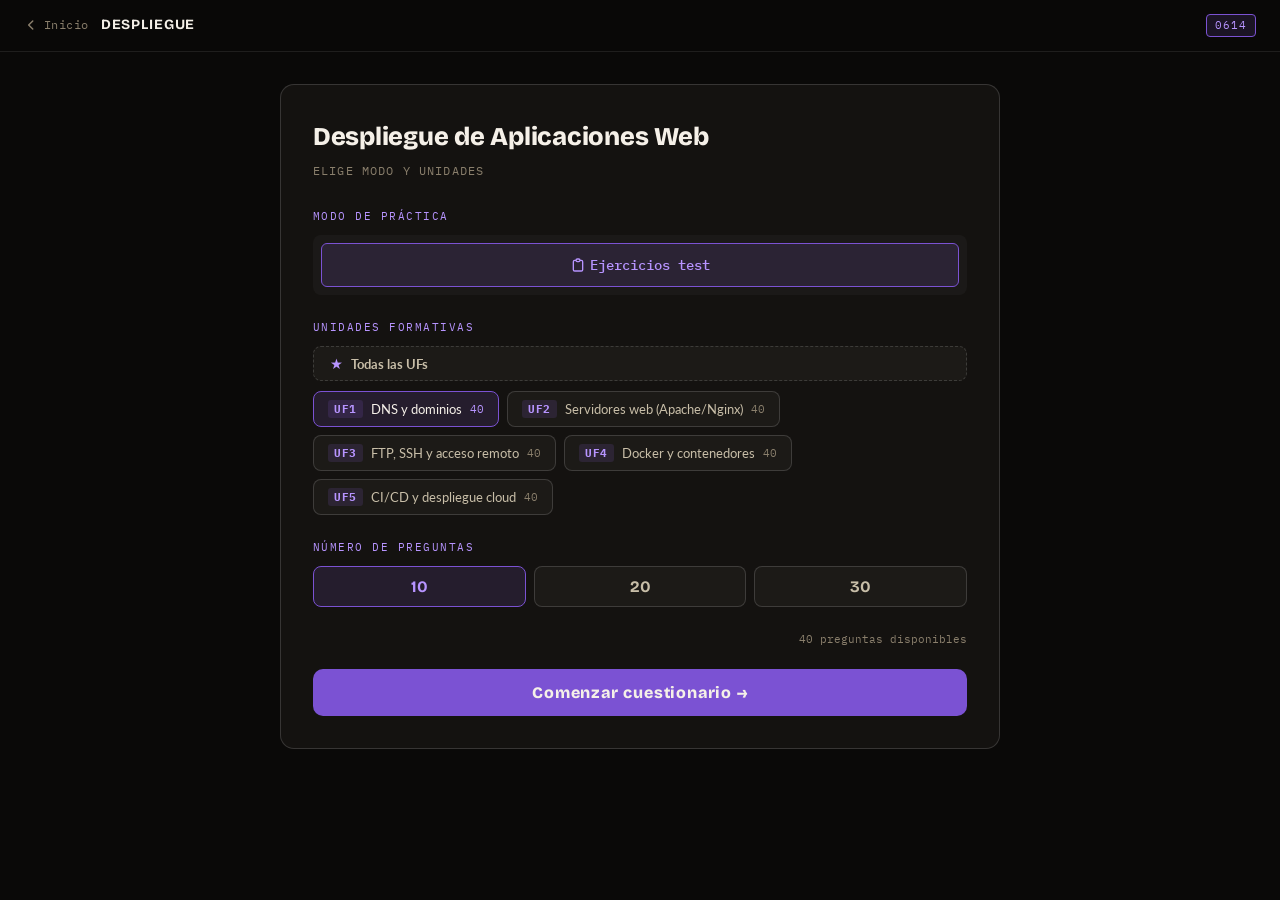
<file: despliegue/index.html>
<!DOCTYPE html>
<html lang="es">
<head>
  <meta charset="UTF-8"/>
  <meta name="viewport" content="width=device-width, initial-scale=1.0"/>
  <title>Despliegue — Repaso</title>
  <link rel="preconnect" href="https://fonts.googleapis.com"/>
  <link rel="preconnect" href="https://fonts.gstatic.com" crossorigin/>
  <link href="https://fonts.googleapis.com/css2?family=Bricolage+Grotesque:opsz,wght@12..96,400;12..96,500;12..96,700;12..96,800&family=IBM+Plex+Mono:wght@400;500;600&family=Lato:wght@400;700&display=swap" rel="stylesheet"/>
  <link rel="stylesheet" href="../quiz_shared.css"/>
  <style>
    :root {
      --accent:            #7B52D3;
      --accent-bright:     #B794FF;
      --accent-bg:         rgba(155,109,255,0.12);
      --accent-start-text: #F5F0E8;
    }

    /* Selector de modos */
    .mode-selector {
      display: flex;
      gap: 0.5rem;
      margin-bottom: 1.5rem;
      padding: 0.5rem;
      background: rgba(255, 255, 255, 0.03);
      border-radius: 0.5rem;
    }

    .btn-mode {
      flex: 1;
      padding: 0.75rem;
      background: transparent;
      border: 1px solid rgba(255, 255, 255, 0.1);
      border-radius: 0.375rem;
      color: var(--muted);
      font-family: var(--font-m);
      font-size: 0.875rem;
      font-weight: 500;
      cursor: pointer;
      transition: all 0.2s;
      display: flex;
      align-items: center;
      justify-content: center;
      gap: 0.25rem;
    }

    .btn-mode:hover {
      background: rgba(255, 255, 255, 0.05);
      color: var(--text);
    }

    .btn-mode.active {
      background: var(--accent-bg);
      border-color: var(--accent);
      color: var(--accent-bright);
    }

  </style>
</head>
<body>
<header class="header">
  <a href="../index.html" class="btn-back">
    <svg width="14" height="14" fill="none" viewBox="0 0 24 24" stroke="currentColor" stroke-width="2.5"><path stroke-linecap="round" stroke-linejoin="round" d="M15 19l-7-7 7-7"/></svg>
    Inicio
  </a>
  <span class="header-title">DESPLIEGUE</span>
  <span class="header-tag">0614</span>
</header>
<main class="main">
  <div id="panel-config">
    <div class="config-card">
      <h1 class="config-title">Despliegue de Aplicaciones Web</h1>
      <p class="config-sub">ELIGE MODO Y UNIDADES</p>

      <!-- SELECTOR DE MODO (Temario vs Test) -->
      <p class="section-label">Modo de práctica</p>
      <div class="mode-selector">
        <button class="btn-mode active" data-mode="test">
          <svg width="16" height="16" fill="none" viewBox="0 0 24 24" stroke="currentColor" stroke-width="2">
            <path d="M9 5H7a2 2 0 00-2 2v12a2 2 0 002 2h10a2 2 0 002-2V7a2 2 0 00-2-2h-2M9 5a2 2 0 002 2h2a2 2 0 002-2M9 5a2 2 0 012-2h2a2 2 0 012 2"/>
          </svg>
          Ejercicios test
        </button>
      </div>
<!-- SELECTOR DE UFs (solo visible en modo test) -->
      <div id="uf-section">
        <p class="section-label">Unidades formativas</p>
        <button class="btn-todo" id="btn-todo">
          <span class="todo-icon">★</span> Todas las UFs
        </button>
        <div class="uf-grid">
          <button class="btn-uf" data-uf="UF1"><span class="tag">UF1</span>DNS y dominios<span class="uf-count" id="count-UF1"></span></button>
          <button class="btn-uf" data-uf="UF2"><span class="tag">UF2</span>Servidores web (Apache/Nginx)<span class="uf-count" id="count-UF2"></span></button>
          <button class="btn-uf" data-uf="UF3"><span class="tag">UF3</span>FTP, SSH y acceso remoto<span class="uf-count" id="count-UF3"></span></button>
          <button class="btn-uf" data-uf="UF4"><span class="tag">UF4</span>Docker y contenedores<span class="uf-count" id="count-UF4"></span></button>
          <button class="btn-uf" data-uf="UF5"><span class="tag">UF5</span>CI/CD y despliegue cloud<span class="uf-count" id="count-UF5"></span></button>
        </div>
      </div>

      <div id="quiz-controls">
        <p class="section-label">Número de preguntas</p>
        <div class="cantidad-grid">
          <button class="btn-cantidad" data-n="10">10</button>
          <button class="btn-cantidad" data-n="20">20</button>
          <button class="btn-cantidad" data-n="30">30</button>
        </div>
        <div style="font-family:var(--font-m);font-size:0.7rem;color:var(--muted);margin-bottom:1.25rem;text-align:right" id="pool-info"></div>
        <button class="btn-start" id="btn-start">Comenzar cuestionario →</button>
      </div>
    </div>
  </div>
  <div id="panel-quiz">
    <div class="quiz-meta">
      <span class="quiz-counter" id="quiz-counter">Pregunta 1 de 10</span>
      <span class="quiz-live-score"><span class="lsc-ok" id="lsc-ok">✓ 0</span><span class="lsc-ko" id="lsc-ko">✗ 0</span></span>
    </div>
    <div class="progress-bar"><div class="progress-fill" id="progress-fill" style="width:0%"></div></div>
    <div class="q-card">
      <div class="q-card-header"><span class="q-uf-pill" id="q-uf-pill">UF1</span><span class="q-num" id="q-num">1/10</span></div>
      <div class="q-body"><p class="q-text" id="q-text"></p></div>
      <div class="options" id="options"></div>
      <div class="explanation" id="explanation"></div>
    </div>
    <div class="quiz-nav"><button class="btn-nav" id="btn-siguiente">Siguiente →</button></div>
  </div>
  <div id="panel-results">
    <div class="results-card">
      <p class="res-eyebrow">RESULTADO FINAL</p>
      <div class="res-pct" id="res-pct">0%</div>
      <div class="nota-final"><span class="nota-num" id="nota-num">0.0</span><span id="nota-label" style="font-family:var(--font-m);font-size:0.8rem;color:var(--muted)"></span></div>
      <div class="res-badge" id="res-badge">—</div>
      <div class="res-stats">
        <div class="stat"><div class="stat-n" id="res-ok" style="color:var(--accent-bright)">0</div><div class="stat-l">Correctas</div></div>
        <div class="stat"><div class="stat-n" id="res-ko" style="color:var(--ko-text)">0</div><div class="stat-l">Incorrectas</div></div>
        <div class="stat"><div class="stat-n" id="res-sinresp" style="color:var(--muted)">0</div><div class="stat-l">Sin resp.</div></div>
      </div>
      <div class="recomendaciones">
        <div class="rec-title">
          <svg width="14" height="14" fill="none" viewBox="0 0 24 24" stroke="currentColor" stroke-width="2"><path stroke-linecap="round" stroke-linejoin="round" d="M9.663 17h4.673M12 3v1m6.364 1.636l-.707.707M21 12h-1M4 12H3m3.343-5.657l-.707-.707m2.828 9.9a5 5 0 117.072 0l-.548.547A3.374 3.374 0 0014 18.469V19a2 2 0 11-4 0v-.531c0-.895-.356-1.754-.988-2.386l-.548-.547z"/></svg>
          Análisis y recomendaciones
        </div>
        <div class="rec-items" id="rec-items"></div>
      </div>
      <div class="res-actions">
        <button class="btn-res primary" id="btn-repetir">↺ Repetir mismo test</button>
        <button class="btn-res" id="btn-nuevo">⟳ Nuevo cuestionario</button>
        <button class="btn-res ghost" id="btn-volver">← Volver al inicio</button>
      </div>
    </div>
  </div>
</main>
<script src="despliegue_preguntas.js"></script>
<script>
  document.addEventListener('DOMContentLoaded', () => {
    // Contar preguntas de test por UF
    Object.keys(BANCO).forEach(uf => {
      const el = document.getElementById('count-' + uf);
      if (el) el.textContent = BANCO[uf].length;
    });
    const btnsModo = document.querySelectorAll('.btn-mode');
    const ufSection = document.getElementById('uf-section');
    const temarioSection = document.getElementById('temario-section');
    const quizControls = document.getElementById('quiz-controls');

    btnsModo.forEach(btn => {
      btn.addEventListener('click', () => {
        btnsModo.forEach(b => b.classList.remove('active'));
        btn.classList.add('active');
        const modo = btn.dataset.mode;

        // Mostrar/ocultar secciones según el modo
        if (modo === 'temario') {
          ufSection.style.display = 'none';
          temarioSection.classList.add('visible');
          quizControls.style.display = 'none';
        } else {
          ufSection.style.display = 'block';
          temarioSection.classList.remove('visible');
          quizControls.style.display = 'block';
        }
      });
    });
  });
</script>
<script>window.QUIZ_KEY = "despliegue";</script>
<script src="../quiz_app.js"></script>
</body>
</html>
</file>
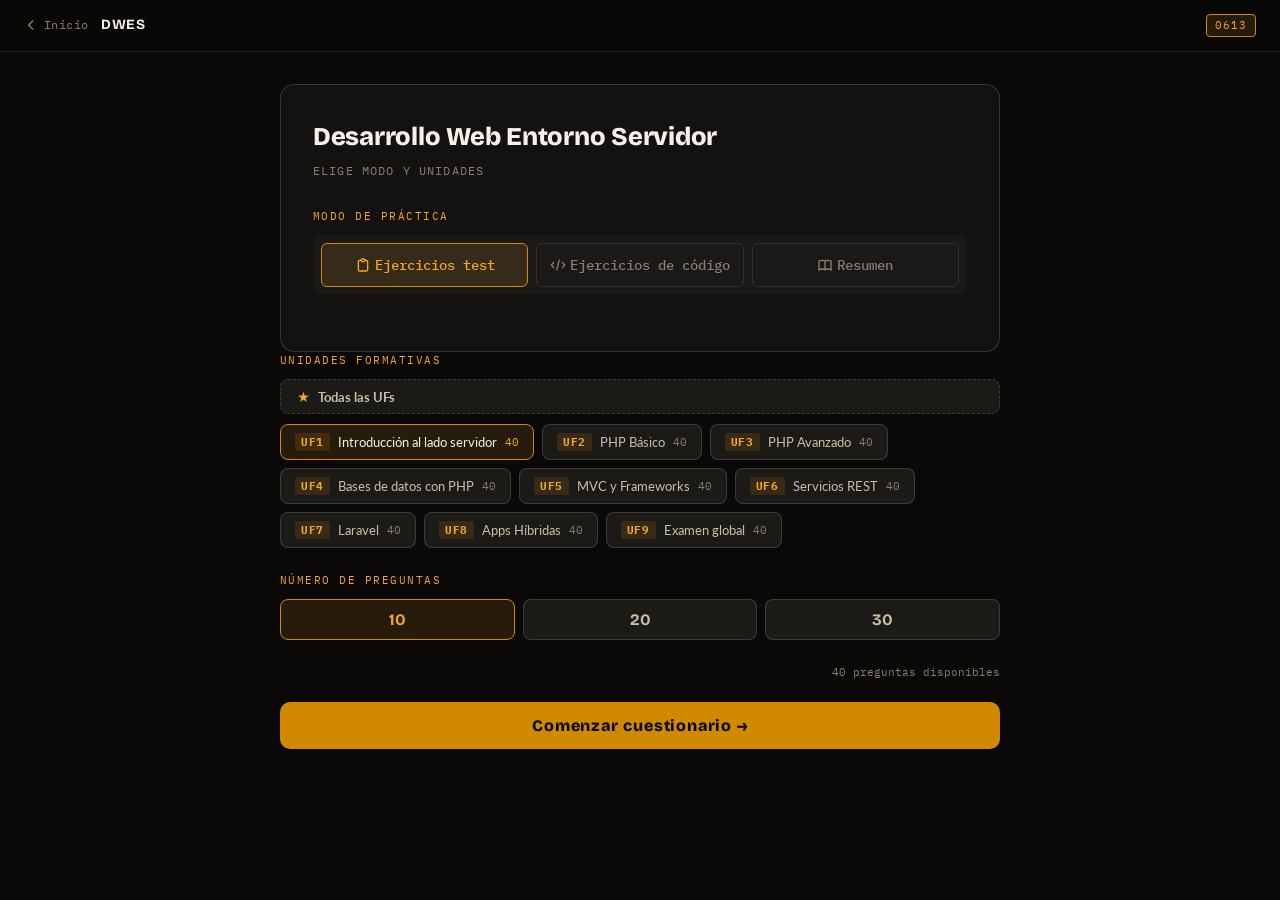
<file: dwes/index.html>
<!DOCTYPE html>
<html lang="es">

<head>
  <meta charset="UTF-8" />
  <meta name="viewport" content="width=device-width, initial-scale=1.0" />
  <title>DWES — Repaso</title>
  <link rel="preconnect" href="https://fonts.googleapis.com" />
  <link rel="preconnect" href="https://fonts.gstatic.com" crossorigin />
  <link
    href="https://fonts.googleapis.com/css2?family=Bricolage+Grotesque:opsz,wght@12..96,400;12..96,500;12..96,700;12..96,800&family=IBM+Plex+Mono:wght@400;500;600&family=Lato:wght@400;700&display=swap"
    rel="stylesheet" />
  <link rel="stylesheet" href="../quiz_shared.css" />
  <style>
    :root {
      --accent: #D18A00;
      --accent-bright: #F5A623;
      --accent-bg: rgba(245, 166, 35, 0.12);
      --accent-start-text: #0A0908;
    }

    /* Estilos para el bloque de código */
    .code-block {
      background: #1e1e1e;
      color: #d4d4d4;
      padding: 1rem;
      border-radius: 0.5rem;
      font-family: 'IBM Plex Mono', 'Courier New', monospace;
      font-size: 0.875rem;
      line-height: 1.6;
      overflow-x: auto;
      margin: 1rem 0;
      border: 1px solid rgba(255, 255, 255, 0.1);
    }

    .code-label {
      font-family: var(--font-m);
      font-size: 0.7rem;
      color: var(--muted);
      text-transform: uppercase;
      letter-spacing: 0.05em;
      margin-bottom: 0.5rem;
    }

    .mode-selector {
      display: flex;
      gap: 0.5rem;
      margin-bottom: 1.5rem;
      padding: 0.5rem;
      background: rgba(255, 255, 255, 0.03);
      border-radius: 0.5rem;
    }

    .btn-mode {
      flex: 1;
      padding: 0.75rem;
      background: transparent;
      border: 1px solid rgba(255, 255, 255, 0.1);
      border-radius: 0.375rem;
      color: var(--muted);
      font-family: var(--font-m);
      font-size: 0.875rem;
      font-weight: 500;
      cursor: pointer;
      transition: all 0.2s;
      display: flex;
      align-items: center;
      justify-content: center;
      gap: 0.25rem;
    }

    .btn-mode:hover {
      background: rgba(255, 255, 255, 0.05);
      color: var(--text);
    }

    .btn-mode.active {
      background: var(--accent-bg);
      border-color: var(--accent);
      color: var(--accent-bright);
    }

    /* Selector de categorías de código */
    .category-selector {
      display: none;
      gap: 0.5rem;
      margin-bottom: 1.5rem;
    }

    .category-selector.visible {
      display: flex;
    }

    .btn-category {
      flex: 1;
      padding: 0.75rem;
      background: transparent;
      border: 1px solid rgba(255, 255, 255, 0.1);
      border-radius: 0.375rem;
      color: var(--muted);
      font-family: var(--font-m);
      font-size: 0.875rem;
      font-weight: 500;
      cursor: pointer;
      transition: all 0.2s;
      text-align: center;
    }

    .btn-category:hover {
      background: rgba(255, 255, 255, 0.05);
      color: var(--text);
    }

    .btn-category.active {
      background: var(--accent-bg);
      border-color: var(--accent);
      color: var(--accent-bright);
    }

    /* Cards de ejercicios de código */
    .ejercicio-card {
      background: rgba(255, 255, 255, 0.02);
      border: 1px solid rgba(255, 255, 255, 0.1);
      border-radius: 0.5rem;
      padding: 1.25rem;
      margin-bottom: 1rem;
      cursor: pointer;
      transition: all 0.2s;
    }

    .ejercicio-card:hover {
      background: rgba(255, 255, 255, 0.04);
      border-color: var(--accent);
      transform: translateY(-2px);
    }

    .ejercicio-card-header {
      display: flex;
      align-items: center;
      gap: 0.75rem;
      margin-bottom: 0.5rem;
    }

    .ejercicio-numero {
      background: var(--accent-bg);
      color: var(--accent-bright);
      width: 32px;
      height: 32px;
      border-radius: 50%;
      display: flex;
      align-items: center;
      justify-content: center;
      font-family: var(--font-m);
      font-size: 0.875rem;
      font-weight: 700;
      flex-shrink: 0;
    }

    .ejercicio-titulo {
      font-family: var(--font-d);
      font-size: 1rem;
      font-weight: 700;
      color: var(--text);
    }

    .ejercicio-descripcion {
      font-size: 0.875rem;
      color: var(--muted);
      line-height: 1.5;
    }

  </style>
</head>

<body>
  <header class="header">
    <a href="../index.html" class="btn-back">
      <svg width="14" height="14" fill="none" viewBox="0 0 24 24" stroke="currentColor" stroke-width="2.5">
        <path stroke-linecap="round" stroke-linejoin="round" d="M15 19l-7-7 7-7" />
      </svg>
      Inicio
    </a>
    <span class="header-title">DWES</span>
    <span class="header-tag">0613</span>
  </header>
  <main class="main">
    <div id="panel-config">
      <div class="config-card">
        <h1 class="config-title">Desarrollo Web Entorno Servidor</h1>
        <p class="config-sub">ELIGE MODO Y UNIDADES</p>

        <!-- SELECTOR DE MODO -->
        <p class="section-label">Modo de práctica</p>
        <div class="mode-selector">
          <button class="btn-mode active" data-mode="test">
            <svg width="16" height="16" fill="none" viewBox="0 0 24 24" stroke="currentColor" stroke-width="2">
              <path
                d="M9 5H7a2 2 0 00-2 2v12a2 2 0 002 2h10a2 2 0 002-2V7a2 2 0 00-2-2h-2M9 5a2 2 0 002 2h2a2 2 0 002-2M9 5a2 2 0 012-2h2a2 2 0 012 2" />
            </svg>
            Ejercicios test
          </button>
          <button class="btn-mode" data-mode="codigo">
            <svg width="16" height="16" fill="none" viewBox="0 0 24 24" stroke="currentColor" stroke-width="2">
              <path d="M10 20l4-16m4 4l4 4-4 4M6 16l-4-4 4-4" />
            </svg>
            Ejercicios de código
          </button>
          <button class="btn-mode" data-mode="resumen">
            <svg width="16" height="16" fill="none" viewBox="0 0 24 24" stroke="currentColor" stroke-width="2">
              <path d="M12 6.253v13m0-13C10.832 5.477 9.246 5 7.5 5S4.168 5.477 3 6.253v13C4.168 18.477 5.754 18 7.5 18s3.332.477 4.5 1.253m0-13C13.168 5.477 14.754 5 16.5 5c1.747 0 3.332.477 4.5 1.253v13C19.832 18.477 18.247 18 16.5 18c-1.746 0-3.332.477-4.5 1.253" />
            </svg>
            Resumen
          </button>
        </div>

        <!-- SELECTOR DE CATEGORÍAS DE CÓDIGO (solo visible en modo código) -->
        <div id="category-section" style="display:none;">
          <p class="section-label">Selecciona la categoría de ejercicios</p>
          <div class="category-selector visible">
            <button class="btn-category active" data-category="php">
              <div style="font-weight:700;margin-bottom:2px;">PHP</div>
              <div style="font-size:0.7rem;opacity:0.7;">5 ejercicios</div>
            </button>
            <button class="btn-category" data-category="laravel">
              <div style="font-weight:700;margin-bottom:2px;">Laravel</div>
              <div style="font-size:0.7rem;opacity:0.7;">5 ejercicios</div>
            </button>
            <button class="btn-category" data-category="mongodb">
              <div style="font-weight:700;margin-bottom:2px;">MongoDB</div>
              <div style="font-size:0.7rem;opacity:0.7;">5 ejercicios</div>
            </button>
          </div>
          
          <!-- Panel de ejercicios de código -->
          <div id="codigo-ejercicios-panel" style="display:none; margin-top:1.5rem;">
            <div id="ejercicios-cards-container"></div>
          </div>
        </div>

        </div>

        <!-- SELECTOR DE UFs (solo visible en modo test) -->
        <div id="uf-section">
          <p class="section-label">Unidades formativas</p>
          <button class="btn-todo" id="btn-todo">
            <span class="todo-icon">★</span> Todas las UFs
          </button>
          <div class="uf-grid">
            <button class="btn-uf" data-uf="UF1"><span class="tag">UF1</span>Introducción al lado servidor<span
                class="uf-count" id="count-UF1"></span></button>
            <button class="btn-uf" data-uf="UF2"><span class="tag">UF2</span>PHP Básico<span class="uf-count"
                id="count-UF2"></span></button>
            <button class="btn-uf" data-uf="UF3"><span class="tag">UF3</span>PHP Avanzado<span class="uf-count"
                id="count-UF3"></span></button>
            <button class="btn-uf" data-uf="UF4"><span class="tag">UF4</span>Bases de datos con PHP<span
                class="uf-count" id="count-UF4"></span></button>
            <button class="btn-uf" data-uf="UF5"><span class="tag">UF5</span>MVC y Frameworks<span class="uf-count"
                id="count-UF5"></span></button>
            <button class="btn-uf" data-uf="UF6"><span class="tag">UF6</span>Servicios REST<span class="uf-count"
                id="count-UF6"></span></button>
            <button class="btn-uf" data-uf="UF7"><span class="tag">UF7</span>Laravel<span class="uf-count"
                id="count-UF7"></span></button>
            <button class="btn-uf" data-uf="UF8"><span class="tag">UF8</span>Apps Híbridas<span class="uf-count"
                id="count-UF8"></span></button>
            <button class="btn-uf" data-uf="UF9"><span class="tag">UF9</span>Examen global<span class="uf-count"
                id="count-UF9"></span></button>
          </div>
        </div>

        <div id="quiz-controls">
          <p class="section-label">Número de preguntas</p>
          <div class="cantidad-grid">
            <button class="btn-cantidad" data-n="10">10</button>
            <button class="btn-cantidad" data-n="20">20</button>
            <button class="btn-cantidad" data-n="30">30</button>
          </div>
          <div
            style="font-family:var(--font-m);font-size:0.7rem;color:var(--muted);margin-bottom:1.25rem;text-align:right"
            id="pool-info"></div>
          <button class="btn-start" id="btn-start">Comenzar cuestionario →</button>
        </div>
      </div>
    </div>
    <div id="panel-quiz">
      <div class="quiz-meta">
        <span class="quiz-counter" id="quiz-counter">Pregunta 1 de 10</span>
        <span class="quiz-live-score"><span class="lsc-ok" id="lsc-ok">✓ 0</span><span class="lsc-ko" id="lsc-ko">✗
            0</span></span>
      </div>
      <div class="progress-bar">
        <div class="progress-fill" id="progress-fill" style="width:0%"></div>
      </div>
      <div class="q-card">
        <div class="q-card-header"><span class="q-uf-pill" id="q-uf-pill">UF1</span><span class="q-num"
            id="q-num">1/10</span></div>
        <div class="q-body">
          <p class="q-text" id="q-text"></p>
          <!-- Bloque de código (solo visible en modo código) -->
          <div id="code-container" style="display:none;">
            <div class="code-label" id="code-language">PHP</div>
            <pre class="code-block"><code id="code-block"></code></pre>
          </div>
        </div>
        <div class="options" id="options"></div>
        <div class="explanation" id="explanation"></div>
      </div>
      <div class="quiz-nav"><button class="btn-nav" id="btn-siguiente">Siguiente →</button></div>
    </div>
    <div id="panel-results">
      <div class="results-card">
        <p class="res-eyebrow">RESULTADO FINAL</p>
        <div class="res-pct" id="res-pct">0%</div>
        <div class="nota-final"><span class="nota-num" id="nota-num">0.0</span><span id="nota-label"
            style="font-family:var(--font-m);font-size:0.8rem;color:var(--muted)"></span></div>
        <div class="res-badge" id="res-badge">—</div>
        <div class="res-stats">
          <div class="stat">
            <div class="stat-n" id="res-ok" style="color:var(--accent-bright)">0</div>
            <div class="stat-l">Correctas</div>
          </div>
          <div class="stat">
            <div class="stat-n" id="res-ko" style="color:var(--ko-text)">0</div>
            <div class="stat-l">Incorrectas</div>
          </div>
          <div class="stat">
            <div class="stat-n" id="res-sinresp" style="color:var(--muted)">0</div>
            <div class="stat-l">Sin resp.</div>
          </div>
        </div>
        <div class="recomendaciones">
          <div class="rec-title">
            <svg width="14" height="14" fill="none" viewBox="0 0 24 24" stroke="currentColor" stroke-width="2">
              <path stroke-linecap="round" stroke-linejoin="round"
                d="M9.663 17h4.673M12 3v1m6.364 1.636l-.707.707M21 12h-1M4 12H3m3.343-5.657l-.707-.707m2.828 9.9a5 5 0 117.072 0l-.548.547A3.374 3.374 0 0014 18.469V19a2 2 0 11-4 0v-.531c0-.895-.356-1.754-.988-2.386l-.548-.547z" />
            </svg>
            Análisis y recomendaciones
          </div>
          <div class="rec-items" id="rec-items"></div>
        </div>
        <div class="res-actions">
          <button class="btn-res primary" id="btn-repetir">↺ Repetir mismo test</button>
          <button class="btn-res" id="btn-nuevo">⟳ Nuevo cuestionario</button>
          <button class="btn-res ghost" id="btn-volver">← Volver al inicio</button>
        </div>
      </div>
    </div>
  </main>
  <script src="dwes_preguntas.js"></script>
  <script src="dwes_ejercicios_codigo.js"></script>
  <script src="codigo_ejercicios_handler.js"></script>
    <script>
    document.addEventListener('DOMContentLoaded', () => {
      // Contar preguntas de test por UF
      Object.keys(BANCO).forEach(uf => {
        const el = document.getElementById('count-' + uf);
        if (el) el.textContent = BANCO[uf].length;
      });

      // Gestión de selección de modo (test vs código)
      const btnsModo = document.querySelectorAll('.btn-mode');
      const ufSection = document.getElementById('uf-section');
      const categorySection = document.getElementById('category-section');
      const quizControls = document.getElementById('quiz-controls');

      btnsModo.forEach(btn => {
        btn.addEventListener('click', () => {
          btnsModo.forEach(b => b.classList.remove('active'));
          btn.classList.add('active');
          const modo = btn.dataset.mode;
          window.MODO_EJERCICIO = modo;

          // Mostrar/ocultar secciones según el modo
          if (modo === 'resumen') {
            window.location.href = 'DWES Teoria Practica.html';
            return;
          } else if (modo === 'codigo') {
            ufSection.style.display = 'none';
            categorySection.style.display = 'block';
            quizControls.style.display = 'none'; // OCULTAR en modo código
          } else {
            ufSection.style.display = 'block';
            categorySection.style.display = 'none';
            quizControls.style.display = 'block';
          }
        });
      });

      // Gestión de selección de categorías de código
      const btnsCategory = document.querySelectorAll('.btn-category');
      btnsCategory.forEach(btn => {
        btn.addEventListener('click', () => {
          btnsCategory.forEach(b => b.classList.remove('active'));
          btn.classList.add('active');
          window.CODIGO_CATEGORY = btn.dataset.category;
        });
      });

      // Valores por defecto
      window.MODO_EJERCICIO = 'test';
      window.CODIGO_CATEGORY = 'php'; // PHP por defecto
    });
  </script>
  <script>window.QUIZ_KEY = "dwes";</script>
  <script src="../quiz_app.js"></script>
</body>

</html>
</file>
<file: quiz_shared.css>
/* ============================================================
   QUIZ UAX — Estilos compartidos v2
   Alto contraste · Legibilidad máxima
   ============================================================ */

*, *::before, *::after { box-sizing: border-box; margin: 0; padding: 0; }

:root {
  --bg:         #0A0908;
  --surface:    #141210;
  --surface-2:  #1C1A17;
  --surface-3:  #242118;
  --border:     rgba(255,255,255,0.09);
  --border-2:   rgba(255,255,255,0.15);
  --text:       #F5F0E8;
  --text-2:     #C8BEA8;
  --muted:      #8A7F6C;
  --ok:         var(--accent);
  --ok-bg:      var(--accent-bg);
  --ok-text:    var(--accent-bright);
  --ok-border:  var(--accent);
  --ko:         #E05252;
  --ko-bg:      rgba(224,82,82,0.12);
  --ko-text:    #F08080;
  --ko-border:  #C04040;
  --font-d:     'Bricolage Grotesque', system-ui, sans-serif;
  --font-s:     'Lato', system-ui, sans-serif;
  --font-m:     'IBM Plex Mono', monospace;
  --radius:     10px;
  --radius-lg:  14px;
}

html { font-size: 16px; }
body {
  font-family: var(--font-s);
  background: var(--bg);
  color: var(--text);
  min-height: 100vh;
  -webkit-font-smoothing: antialiased;
  line-height: 1.6;
}

/* ── Header ───────────────────────────────────────────── */
.header {
  display: flex;
  align-items: center;
  gap: 12px;
  padding: 0 24px;
  height: 52px;
  border-bottom: 1px solid var(--border);
  background: rgba(10,9,8,0.92);
  backdrop-filter: blur(16px);
  position: sticky;
  top: 0;
  z-index: 100;
}
.btn-back {
  display: flex;
  align-items: center;
  gap: 6px;
  color: var(--muted);
  text-decoration: none;
  font-family: var(--font-m);
  font-size: 0.72rem;
  letter-spacing: 0.04em;
  transition: color 0.2s;
  padding: 4px 0;
}
.btn-back:hover { color: var(--accent-bright); }
.btn-back svg { transition: transform 0.2s; }
.btn-back:hover svg { transform: translateX(-3px); }
.header-title {
  font-family: var(--font-d);
  font-size: 0.88rem;
  font-weight: 700;
  letter-spacing: 0.06em;
  color: var(--text);
}
.header-tag {
  margin-left: auto;
  font-family: var(--font-m);
  font-size: 0.66rem;
  letter-spacing: 0.1em;
  color: var(--accent-bright);
  background: var(--accent-bg);
  border: 1px solid var(--accent);
  padding: 2px 8px;
  border-radius: 4px;
}

/* ── Main layout ──────────────────────────────────────── */
.main {
  max-width: 760px;
  margin: 0 auto;
  padding: 2rem 1.25rem;
}

/* ── CONFIG PANEL ─────────────────────────────────────── */
#panel-config {
  display: block;
}
.config-card {
  background: var(--surface);
  border: 1px solid var(--border-2);
  border-radius: var(--radius-lg);
  padding: 2rem;
}
.config-title {
  font-family: var(--font-d);
  font-size: 1.6rem;
  font-weight: 800;
  letter-spacing: -0.01em;
  color: var(--text);
  margin-bottom: 4px;
}
.config-sub {
  font-family: var(--font-m);
  font-size: 0.72rem;
  color: var(--muted);
  letter-spacing: 0.1em;
  text-transform: uppercase;
  margin-bottom: 1.75rem;
}
.section-label {
  font-family: var(--font-m);
  font-size: 0.66rem;
  letter-spacing: 0.14em;
  text-transform: uppercase;
  color: var(--accent-bright);
  margin-bottom: 10px;
}

/* UF buttons */
.uf-grid {
  display: flex;
  flex-wrap: wrap;
  gap: 8px;
  margin-bottom: 1.5rem;
}
.btn-uf {
  display: flex;
  align-items: center;
  gap: 8px;
  background: var(--surface-2);
  border: 1px solid var(--border-2);
  border-radius: 8px;
  padding: 8px 14px;
  color: var(--text-2);
  font-family: var(--font-s);
  font-size: 0.84rem;
  cursor: pointer;
  transition: all 0.15s;
  text-align: left;
}
.btn-uf .tag {
  font-family: var(--font-m);
  font-size: 0.66rem;
  font-weight: 700;
  color: var(--accent-bright);
  background: var(--accent-bg);
  padding: 2px 6px;
  border-radius: 3px;
  letter-spacing: 0.06em;
  flex-shrink: 0;
}
.btn-uf .uf-count {
  font-family: var(--font-m);
  font-size: 0.66rem;
  color: var(--muted);
  margin-left: auto;
}
.btn-uf:hover {
  border-color: var(--accent);
  color: var(--text);
}
.btn-uf.active {
  border-color: var(--accent);
  background: var(--accent-bg);
  color: var(--text);
}
.btn-uf.active .uf-count { color: var(--accent-bright); }

/* Cantidad */
.cantidad-grid {
  display: flex;
  gap: 8px;
  margin-bottom: 1.5rem;
}
.btn-cantidad {
  flex: 1;
  padding: 10px;
  background: var(--surface-2);
  border: 1px solid var(--border-2);
  border-radius: 8px;
  color: var(--text-2);
  font-family: var(--font-d);
  font-size: 1rem;
  font-weight: 700;
  cursor: pointer;
  transition: all 0.15s;
  text-align: center;
}
.btn-cantidad:hover { border-color: var(--accent); color: var(--text); }
.btn-cantidad.active {
  border-color: var(--accent);
  background: var(--accent-bg);
  color: var(--accent-bright);
}

.btn-start {
  width: 100%;
  padding: 14px;
  background: var(--accent);
  color: var(--accent-start-text, #0A0908);
  font-family: var(--font-d);
  font-size: 1rem;
  font-weight: 800;
  letter-spacing: 0.05em;
  border: none;
  border-radius: var(--radius);
  cursor: pointer;
  transition: opacity 0.15s, transform 0.1s;
}
.btn-start:hover { opacity: 0.88; }
.btn-start:active { transform: scale(0.99); }

/* ── QUIZ PANEL ───────────────────────────────────────── */
#panel-quiz { display: none; }

.quiz-meta {
  display: flex;
  justify-content: space-between;
  align-items: center;
  margin-bottom: 10px;
}
.quiz-counter {
  font-family: var(--font-m);
  font-size: 0.72rem;
  color: var(--muted);
  letter-spacing: 0.04em;
}
.quiz-live-score {
  display: flex;
  gap: 12px;
  font-family: var(--font-m);
  font-size: 0.72rem;
}
.lsc-ok { color: var(--accent-bright); }
.lsc-ko { color: var(--ko-text); }

.progress-bar {
  height: 3px;
  background: var(--surface-3);
  border-radius: 2px;
  margin-bottom: 20px;
  overflow: hidden;
}
.progress-fill {
  height: 100%;
  background: var(--accent);
  border-radius: 2px;
  transition: width 0.4s cubic-bezier(0.4,0,0.2,1);
}

/* Question card — HIGH CONTRAST */
.q-card {
  background: var(--surface);
  border: 1px solid var(--border-2);
  border-radius: var(--radius-lg);
  overflow: hidden;
  margin-bottom: 14px;
  animation: qIn 0.22s ease;
}
@keyframes qIn {
  from { opacity: 0; transform: translateY(8px); }
  to   { opacity: 1; transform: translateY(0); }
}

.q-card-header {
  background: var(--surface-2);
  border-bottom: 1px solid var(--border-2);
  padding: 12px 20px;
  display: flex;
  align-items: center;
  gap: 10px;
}
.q-uf-pill {
  font-family: var(--font-m);
  font-size: 0.64rem;
  font-weight: 700;
  letter-spacing: 0.1em;
  color: var(--accent-bright);
  background: var(--accent-bg);
  border: 1px solid var(--accent);
  padding: 2px 8px;
  border-radius: 4px;
}
.q-num {
  font-family: var(--font-m);
  font-size: 0.68rem;
  color: var(--muted);
}

.q-body {
  padding: 20px 20px 6px;
}
.q-text {
  font-family: var(--font-d);
  font-size: 1.08rem;
  font-weight: 600;
  line-height: 1.5;
  color: var(--text);
  margin-bottom: 18px;
}

/* Options — very high contrast */
.options {
  display: flex;
  flex-direction: column;
  gap: 8px;
  padding: 0 20px 20px;
}
.btn-opt {
  display: flex;
  align-items: flex-start;
  gap: 12px;
  background: var(--surface-3);
  border: 1.5px solid rgba(255,255,255,0.12);
  border-radius: 8px;
  padding: 12px 14px;
  color: var(--text);
  font-family: var(--font-s);
  font-size: 0.94rem;
  line-height: 1.5;
  cursor: pointer;
  text-align: left;
  transition: border-color 0.15s, background 0.15s;
  width: 100%;
}
.btn-opt:hover:not(:disabled) {
  border-color: var(--accent);
  background: var(--surface-2);
}
.btn-opt:disabled { cursor: default; }

.opt-badge {
  flex-shrink: 0;
  width: 22px;
  height: 22px;
  display: flex;
  align-items: center;
  justify-content: center;
  border: 1.5px solid rgba(255,255,255,0.2);
  border-radius: 5px;
  font-family: var(--font-m);
  font-size: 0.66rem;
  font-weight: 700;
  color: var(--muted);
  margin-top: 1px;
  transition: all 0.15s;
  background: var(--surface-2);
}

/* Correct */
.btn-opt.correct {
  border-color: var(--accent);
  background: var(--accent-bg);
  color: var(--text);
}
.btn-opt.correct .opt-badge {
  background: var(--accent);
  border-color: var(--accent);
  color: var(--accent-start-text, #0A0908);
}

/* Wrong */
.btn-opt.wrong {
  border-color: var(--ko-border);
  background: var(--ko-bg);
  color: var(--text);
}
.btn-opt.wrong .opt-badge {
  background: var(--ko);
  border-color: var(--ko);
  color: #fff;
}

/* Explanation */
.explanation {
  margin: 0 20px 20px;
  padding: 12px 14px;
  background: var(--surface-2);
  border-left: 3px solid var(--accent);
  border-radius: 0 8px 8px 0;
  font-size: 0.86rem;
  color: var(--text-2);
  line-height: 1.65;
  display: none;
}
.explanation.show { display: block; }

/* Nav */
.quiz-nav {
  display: flex;
  justify-content: flex-end;
  margin-top: 4px;
}
.btn-nav {
  display: flex;
  align-items: center;
  gap: 6px;
  background: var(--accent);
  border: none;
  border-radius: 8px;
  padding: 10px 22px;
  color: var(--accent-start-text, #0A0908);
  font-family: var(--font-d);
  font-size: 0.9rem;
  font-weight: 800;
  cursor: pointer;
  transition: opacity 0.15s;
  display: none;
}
.btn-nav:hover { opacity: 0.88; }

/* ── RESULTS PANEL ────────────────────────────────────── */
#panel-results { display: none; }

.results-card {
  background: var(--surface);
  border: 1px solid var(--border-2);
  border-radius: var(--radius-lg);
  padding: 2.5rem 2rem;
  text-align: center;
  animation: qIn 0.25s ease;
}
.res-eyebrow {
  font-family: var(--font-m);
  font-size: 0.66rem;
  letter-spacing: 0.16em;
  text-transform: uppercase;
  color: var(--muted);
  margin-bottom: 8px;
}
.res-pct {
  font-family: var(--font-d);
  font-size: 4.5rem;
  font-weight: 800;
  line-height: 1;
  margin-bottom: 6px;
}
.res-pct.high { color: var(--accent-bright); }
.res-pct.mid  { color: #F0A830; }
.res-pct.low  { color: var(--ko-text); }

.res-badge {
  display: inline-block;
  font-family: var(--font-m);
  font-size: 0.72rem;
  font-weight: 700;
  letter-spacing: 0.1em;
  padding: 4px 14px;
  border-radius: 20px;
  margin-bottom: 2rem;
}
.res-badge.high { background: var(--accent-bg); color: var(--accent-bright); border: 1px solid var(--accent); }
.res-badge.mid  { background: rgba(240,168,48,0.12); color: #F0A830; border: 1px solid #F0A830; }
.res-badge.low  { background: var(--ko-bg); color: var(--ko-text); border: 1px solid var(--ko-border); }

.res-stats {
  display: flex;
  justify-content: center;
  gap: 2.5rem;
  margin-bottom: 2rem;
  padding-bottom: 2rem;
  border-bottom: 1px solid var(--border);
}
.stat-n { font-family: var(--font-d); font-size: 2rem; font-weight: 800; }
.stat-l { font-family: var(--font-m); font-size: 0.66rem; letter-spacing: 0.08em; color: var(--muted); margin-top: 2px; }

/* Recomendaciones */
.recomendaciones {
  text-align: left;
  margin-bottom: 2rem;
  background: var(--surface-2);
  border: 1px solid var(--border-2);
  border-radius: var(--radius);
  padding: 1.25rem 1.5rem;
}
.rec-title {
  font-family: var(--font-d);
  font-size: 0.9rem;
  font-weight: 700;
  color: var(--text);
  margin-bottom: 10px;
  display: flex;
  align-items: center;
  gap: 8px;
}
.rec-items {
  display: flex;
  flex-direction: column;
  gap: 8px;
}
.rec-item {
  display: flex;
  align-items: flex-start;
  gap: 10px;
  font-size: 0.84rem;
  line-height: 1.5;
  color: var(--text-2);
}
.rec-dot {
  width: 6px;
  height: 6px;
  border-radius: 50%;
  flex-shrink: 0;
  margin-top: 6px;
}
.rec-dot.bad  { background: var(--ko); }
.rec-dot.warn { background: #F0A830; }
.rec-dot.ok   { background: var(--accent-bright); }
.rec-uf-label {
  font-family: var(--font-m);
  font-size: 0.66rem;
  color: var(--accent-bright);
  background: var(--accent-bg);
  border: 1px solid var(--accent);
  padding: 1px 6px;
  border-radius: 3px;
  margin-right: 6px;
  white-space: nowrap;
}
.nota-final {
  display: flex;
  align-items: center;
  justify-content: center;
  gap: 10px;
  margin-bottom: 1.5rem;
  font-family: var(--font-m);
  font-size: 0.78rem;
  color: var(--muted);
}
.nota-num {
  font-family: var(--font-d);
  font-size: 1.5rem;
  font-weight: 800;
  color: var(--text);
}

.res-actions {
  display: flex;
  flex-direction: column;
  gap: 10px;
  max-width: 340px;
  margin: 0 auto;
}
.btn-res {
  padding: 12px;
  border-radius: 8px;
  font-family: var(--font-d);
  font-size: 0.92rem;
  font-weight: 700;
  cursor: pointer;
  transition: all 0.15s;
  border: 1px solid var(--border-2);
  background: var(--surface-2);
  color: var(--text);
}
.btn-res:hover { border-color: var(--accent); }
.btn-res.primary {
  background: var(--accent);
  border-color: var(--accent);
  color: var(--accent-start-text, #0A0908);
}
.btn-res.primary:hover { opacity: 0.88; }
.btn-res.ghost { background: transparent; color: var(--muted); }
.btn-res.ghost:hover { color: var(--text); }

/* ── Responsive ───────────────────────────────────────── */
@media (max-width: 680px) {
  .header { 
    padding: 0 14px; 
    flex-wrap: wrap;
    height: auto;
    padding: 8px 14px;
  }
  .header-title { 
    font-size: 0.82rem; 
    order: 1;
  }
  .btn-back { 
    font-size: 0.68rem;
    order: 0;
  }
  .header-tag { 
    font-size: 0.62rem;
    padding: 2px 6px;
    order: 2;
  }
  
  .main { padding: 1.25rem 1rem; }
  .config-card, .results-card { padding: 1.25rem; }
  
  .config-title { 
    font-size: 1.3rem; 
  }
  .config-sub { 
    font-size: 0.68rem;
    margin-bottom: 1.25rem;
  }
  
  .section-label { 
    font-size: 0.64rem;
    margin-bottom: 8px;
  }
  
  /* Selectores de modo en mobile - stacked */
  .mode-selector {
    flex-direction: column;
    gap: 6px;
    padding: 0.4rem;
  }
  
  .btn-mode {
    padding: 0.65rem;
    font-size: 0.82rem;
  }
  
  /* Categorías de código en mobile - grid 2x2 */
  .category-selector {
    display: grid !important;
    grid-template-columns: 1fr 1fr;
    gap: 6px;
  }
  .category-selector.visible {
    display: grid !important;
  }
  
  .btn-category {
    padding: 0.65rem 0.4rem;
    font-size: 0.8rem;
  }
  
  /* UF Grid responsive - 2 columnas */
  .uf-grid { 
    gap: 6px;
    display: grid;
    grid-template-columns: 1fr 1fr;
  }
  .btn-uf { 
    font-size: 0.78rem;
    padding: 8px 10px;
    flex-direction: column;
    align-items: flex-start;
    gap: 4px;
  }
  .btn-uf .tag {
    font-size: 0.62rem;
  }
  .btn-uf .uf-count {
    margin-left: 0;
    align-self: flex-end;
  }
  
  .btn-todo {
    font-size: 0.8rem;
    padding: 8px 12px;
  }
  
  .cantidad-grid { 
    gap: 6px; 
  }
  .btn-cantidad {
    font-size: 0.92rem;
  }
  
  .btn-start {
    font-size: 0.92rem;
    padding: 12px;
  }
  
  /* Quiz panel mobile */
  .q-body { padding: 16px 14px 4px; }
  .q-text {
    font-size: 1rem;
  }
  .options { padding: 0 14px 14px; }
  .btn-opt {
    font-size: 0.88rem;
    padding: 10px 12px;
  }
  .explanation { 
    margin: 0 14px 14px;
    font-size: 0.84rem;
  }
  
  /* Results mobile */
  .res-pct {
    font-size: 3.5rem;
  }
  .res-stats { 
    gap: 1.5rem; 
    flex-wrap: wrap;
  }
  .stat-n {
    font-size: 1.6rem;
  }
  .recomendaciones {
    padding: 1rem 1.25rem;
  }
  .rec-item {
    font-size: 0.82rem;
  }
  
  /* Temario mobile */
  .temario-item {
    padding: 0.75rem;
    gap: 0.75rem;
  }
  .temario-icon {
    width: 40px;
    height: 40px;
    font-size: 0.7rem;
  }
  .temario-uf {
    font-size: 0.66rem;
  }
  .temario-title {
    font-size: 0.88rem;
  }
  .temario-pages {
    font-size: 0.66rem;
  }
  .temario-header-title {
    font-size: 0.66rem;
  }
  .temario-count {
    font-size: 0.66rem;
  }
}

/* ── Botón Todo el temario ────────────────────────────── */
.btn-todo {
  display: flex;
  align-items: center;
  gap: 8px;
  background: var(--surface-2);
  border: 1px dashed var(--border-2);
  border-radius: 8px;
  padding: 8px 16px;
  color: var(--text-2);
  font-family: var(--font-s);
  font-size: 0.84rem;
  font-weight: 700;
  cursor: pointer;
  transition: all 0.15s;
  margin-bottom: 10px;
  width: 100%;
}
.btn-todo .todo-icon {
  color: var(--accent-bright);
  font-size: 0.9rem;
}
.btn-todo:hover {
  border-color: var(--accent);
  color: var(--text);
  border-style: solid;
}
.btn-todo.active {
  border-color: var(--accent);
  border-style: solid;
  background: var(--accent-bg);
  color: var(--text);
}
</file>
